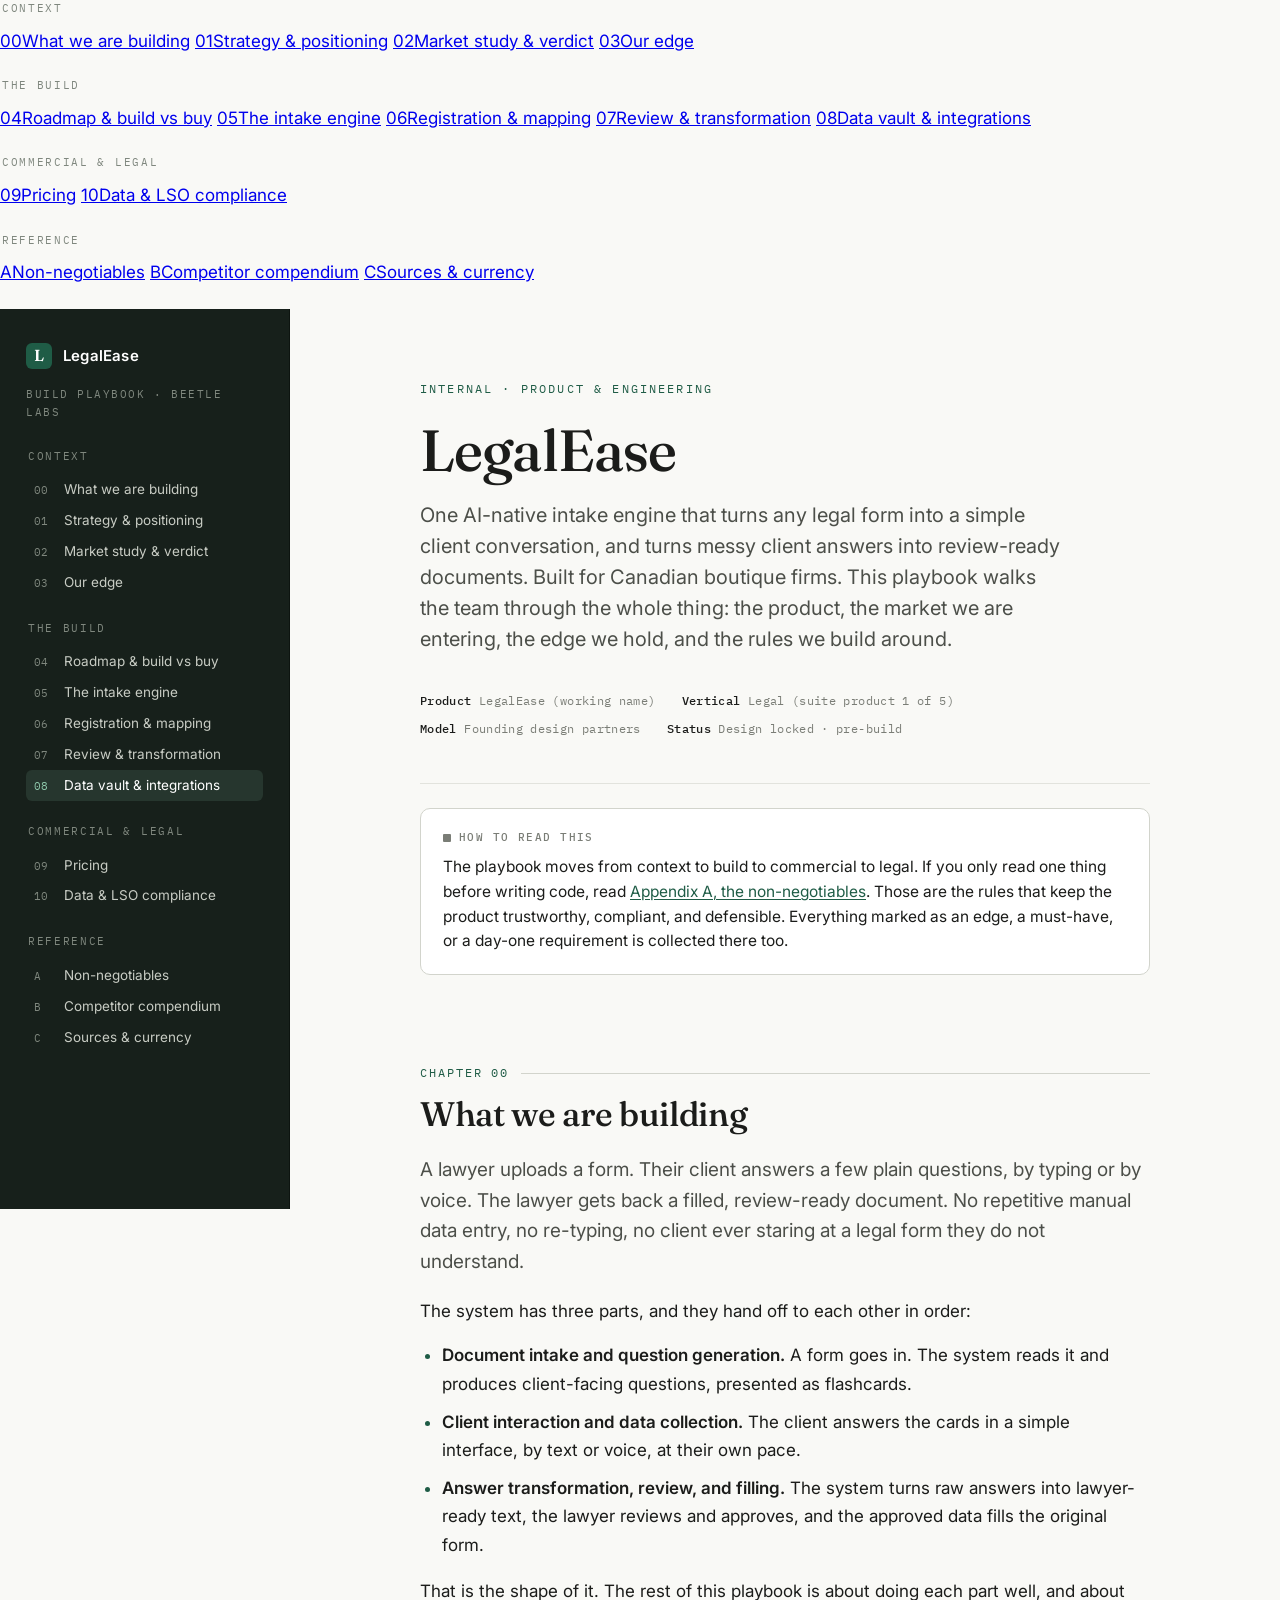
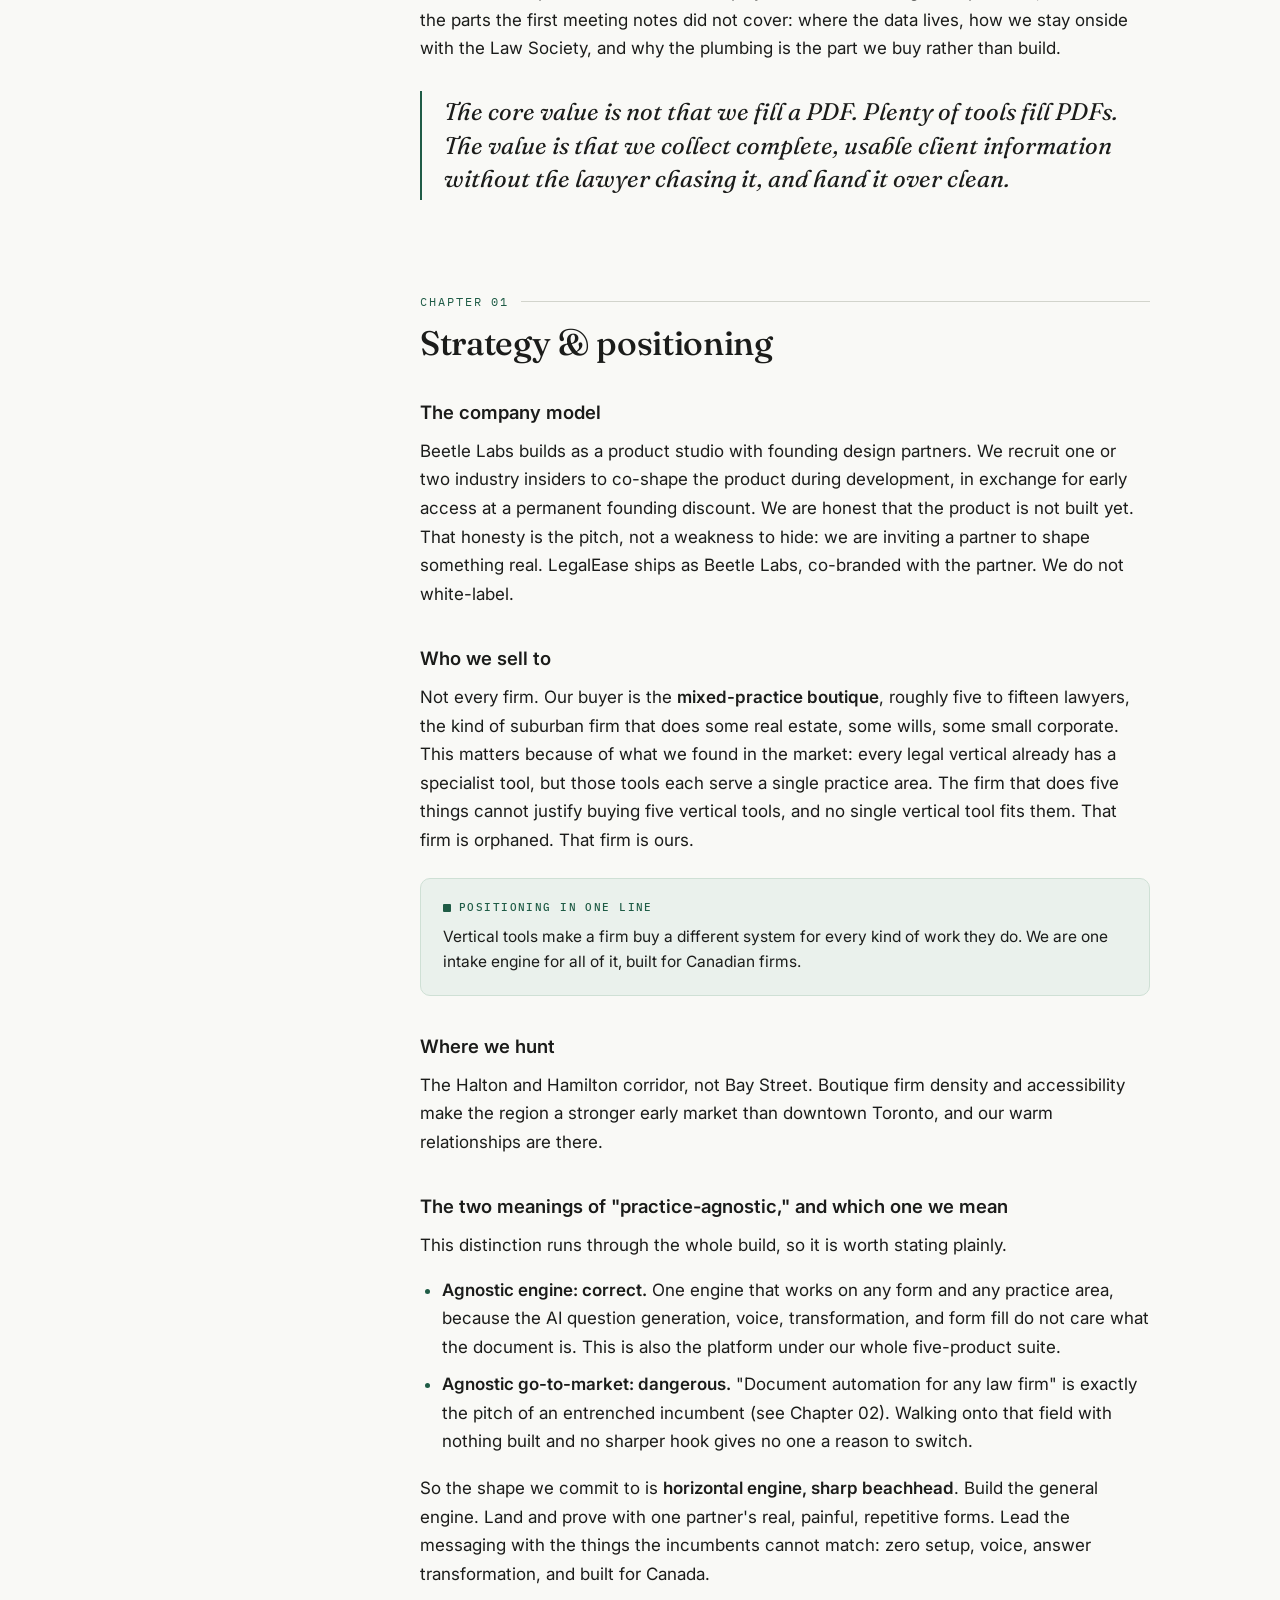
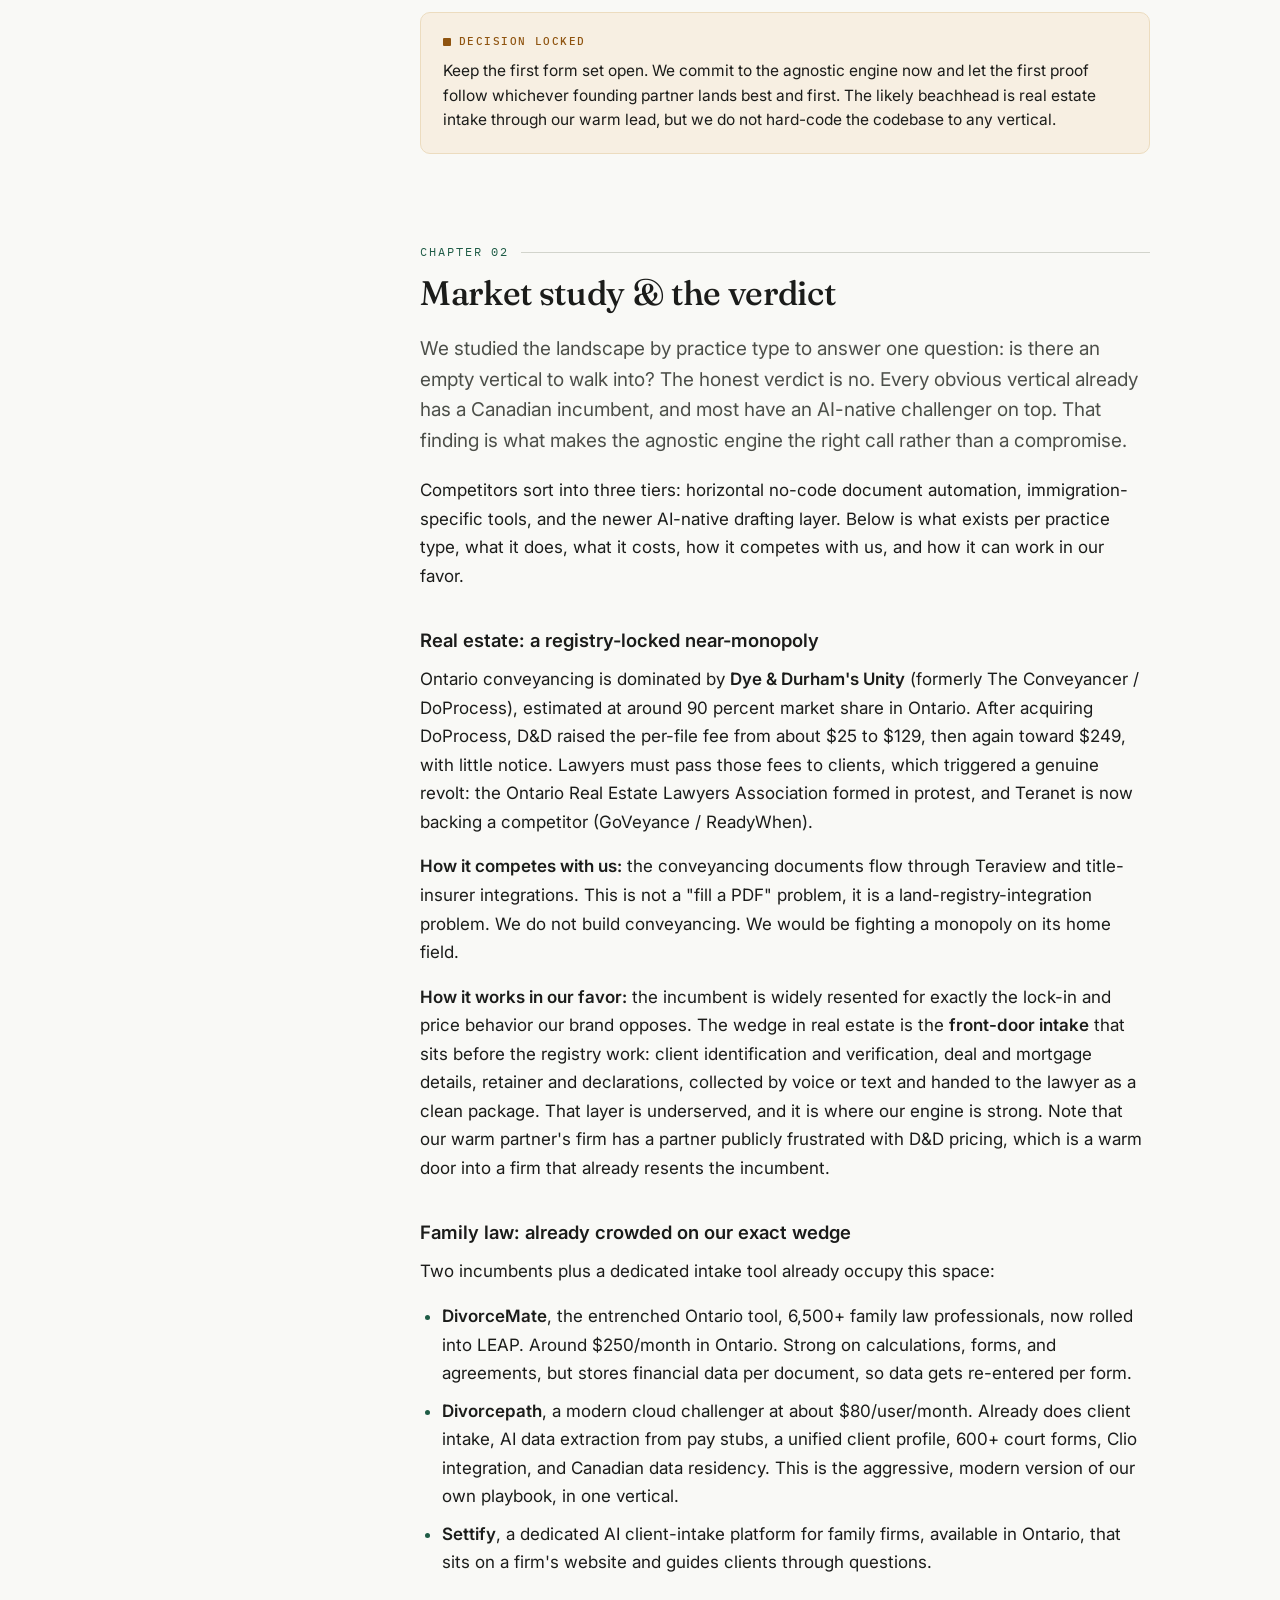
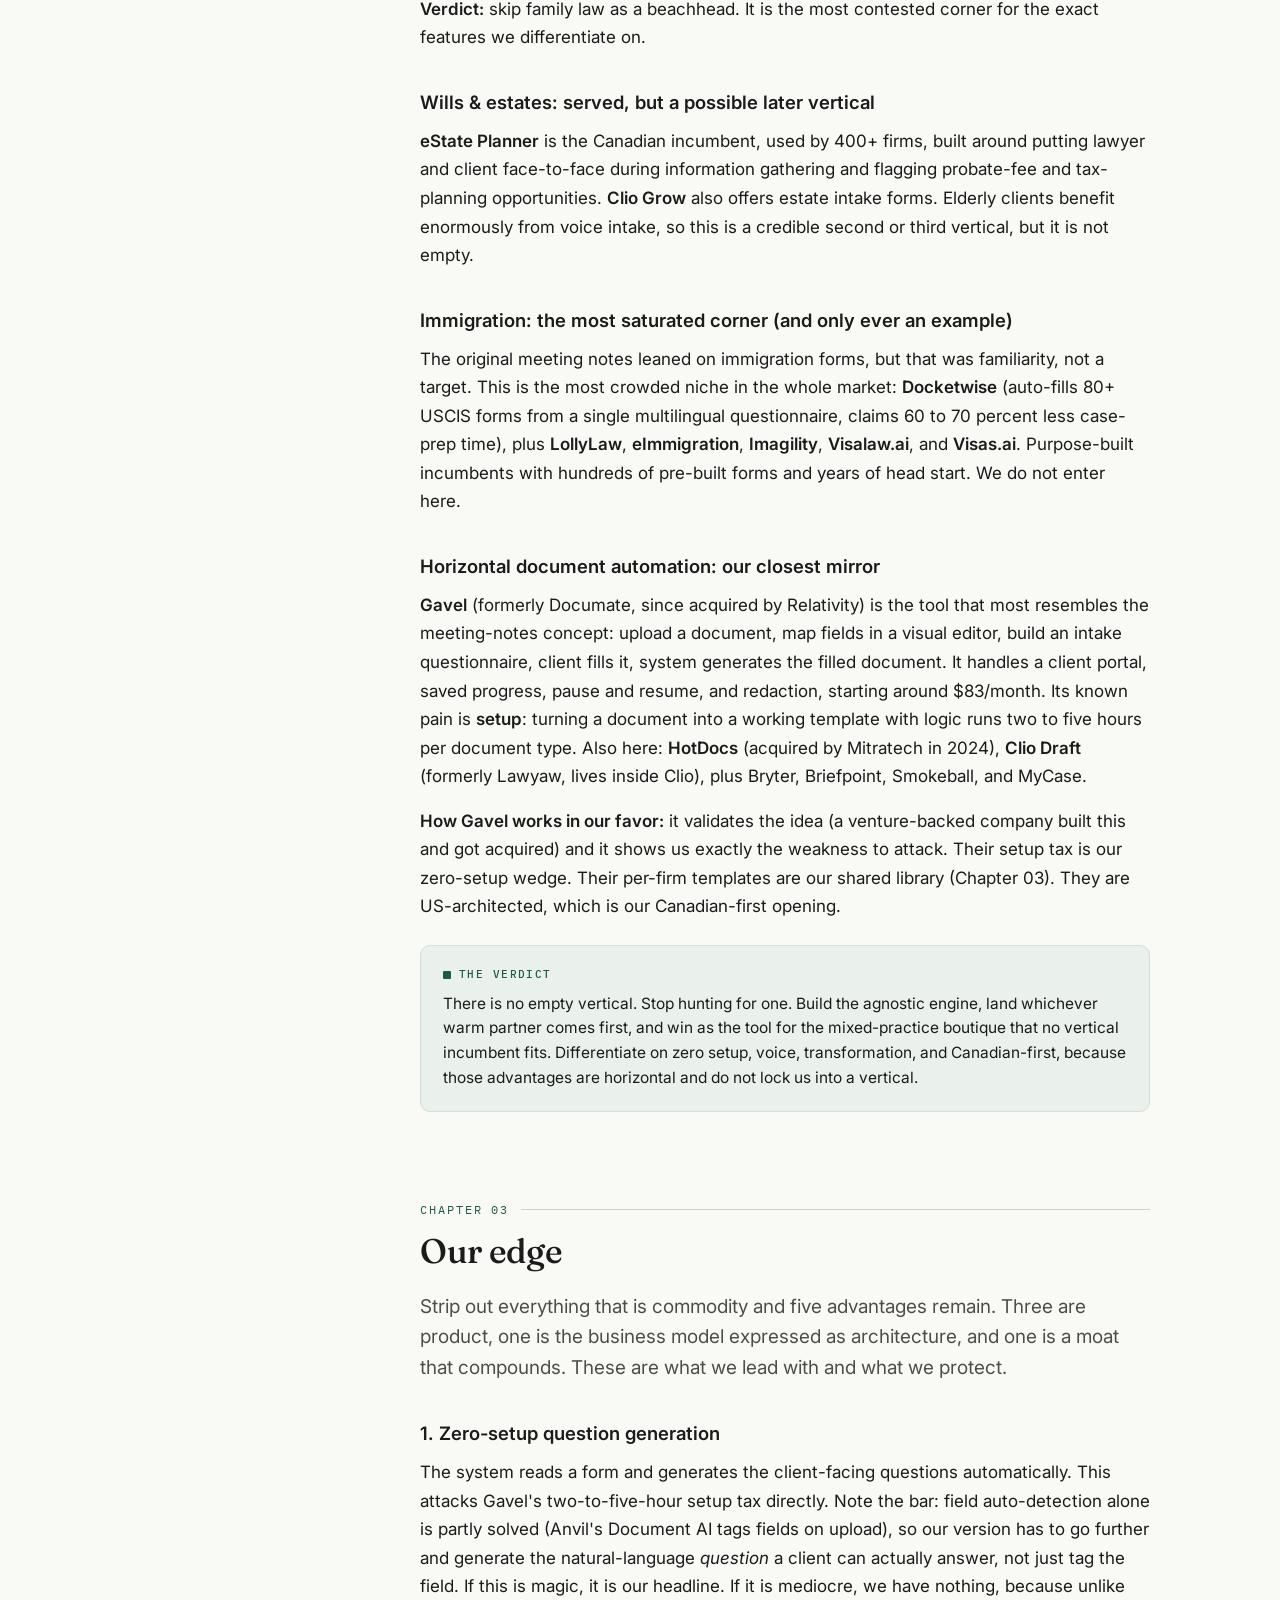
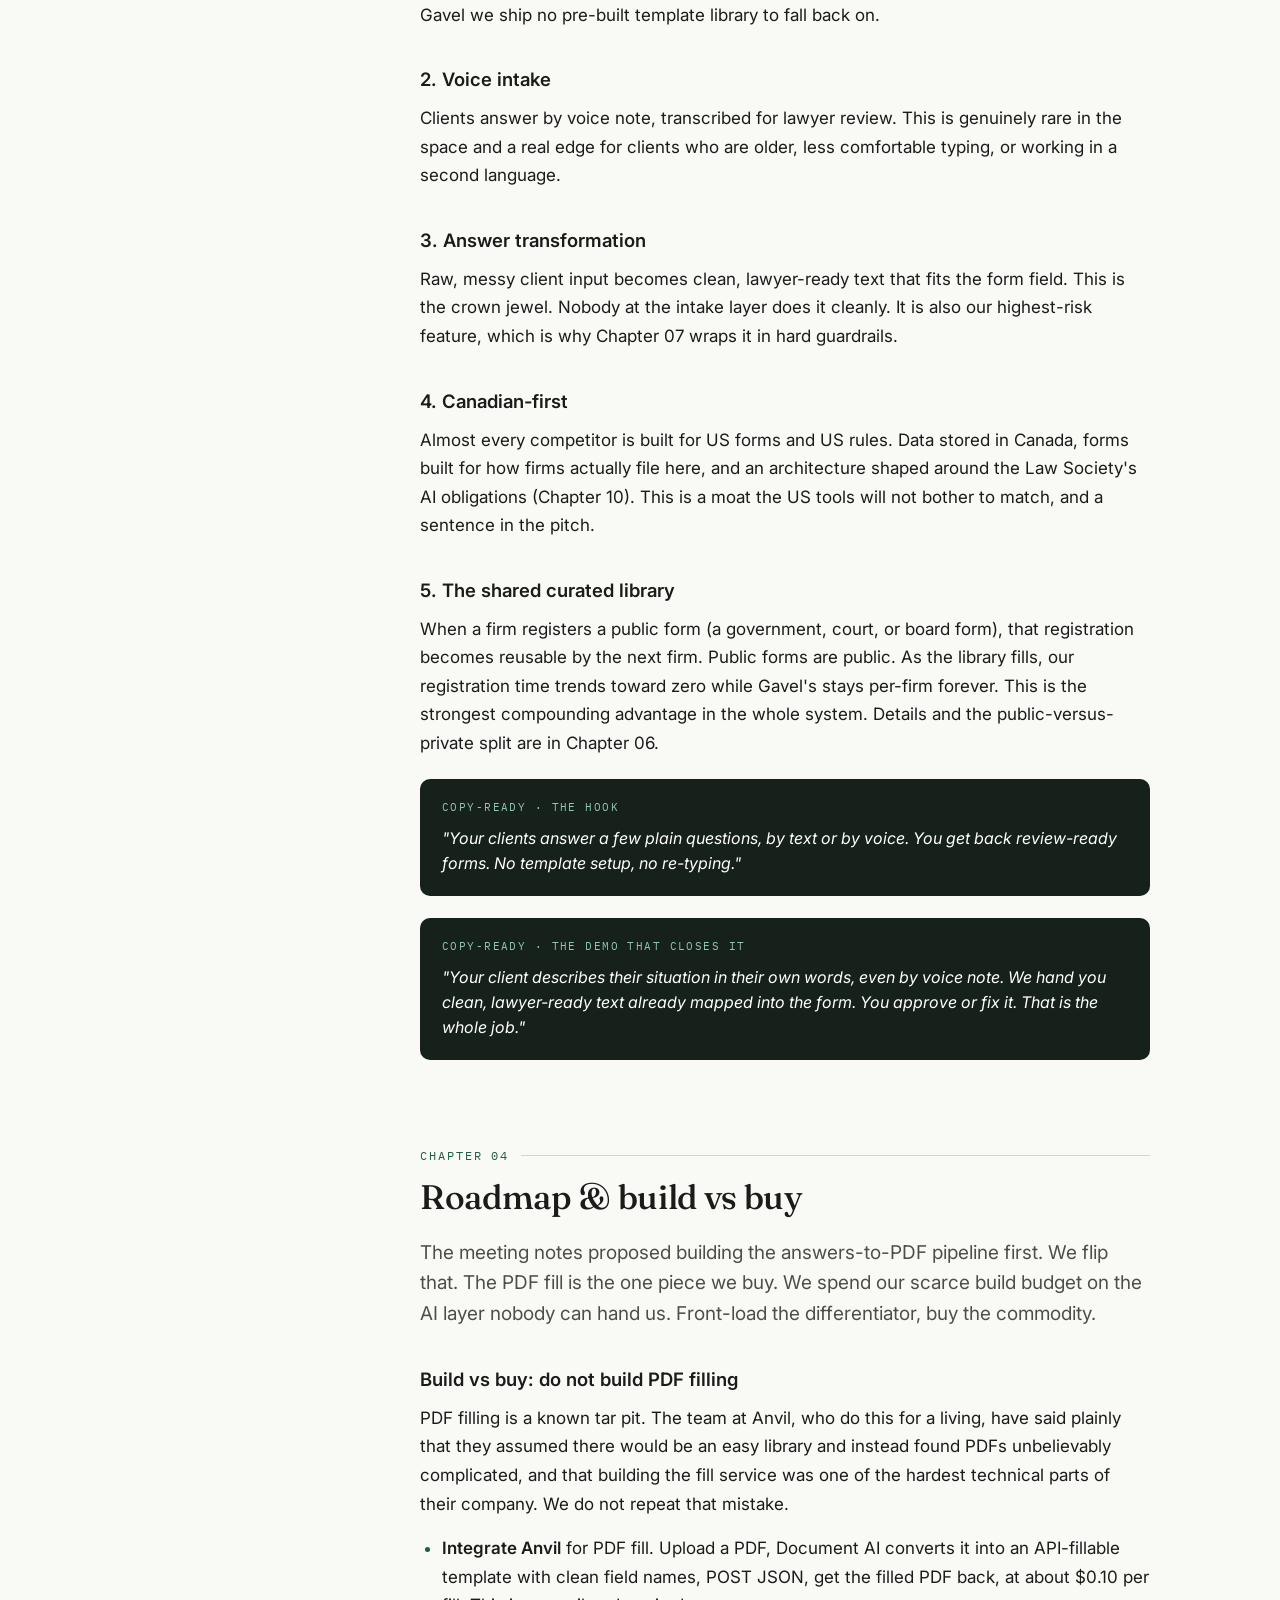
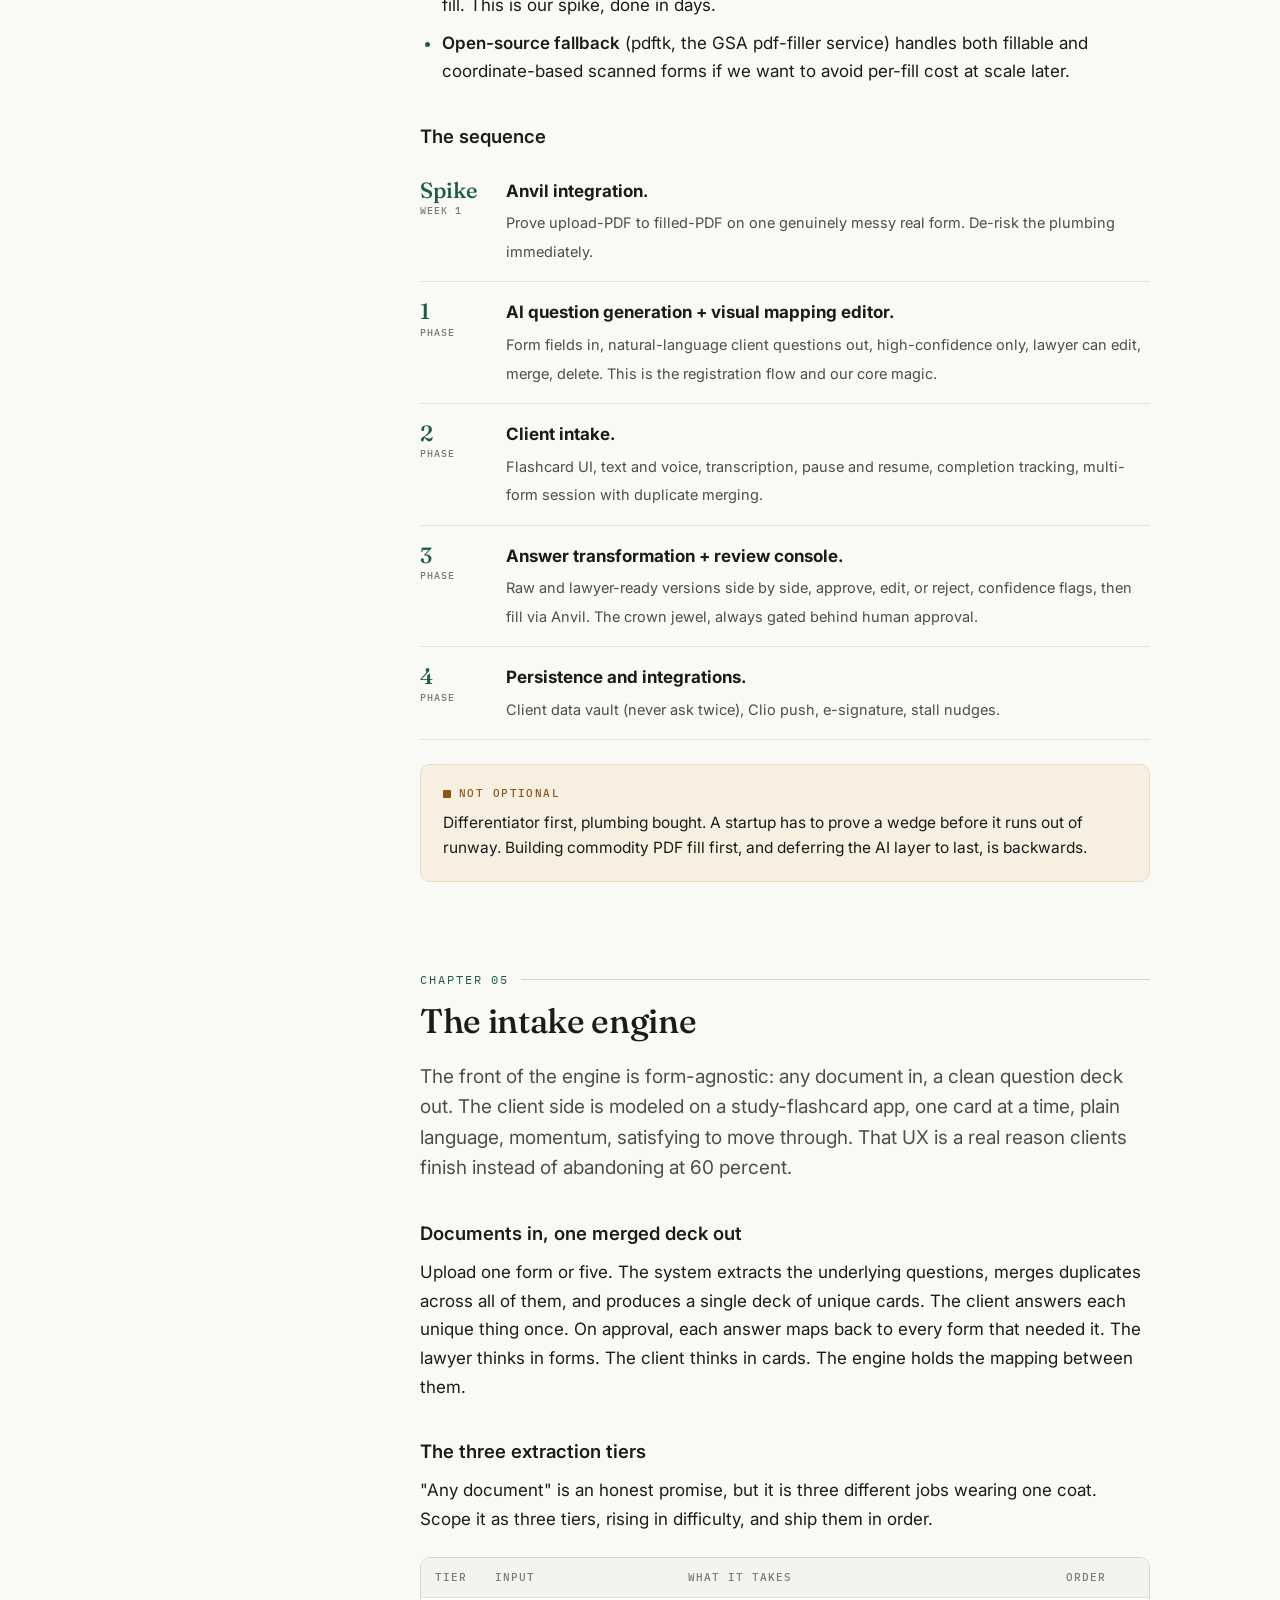
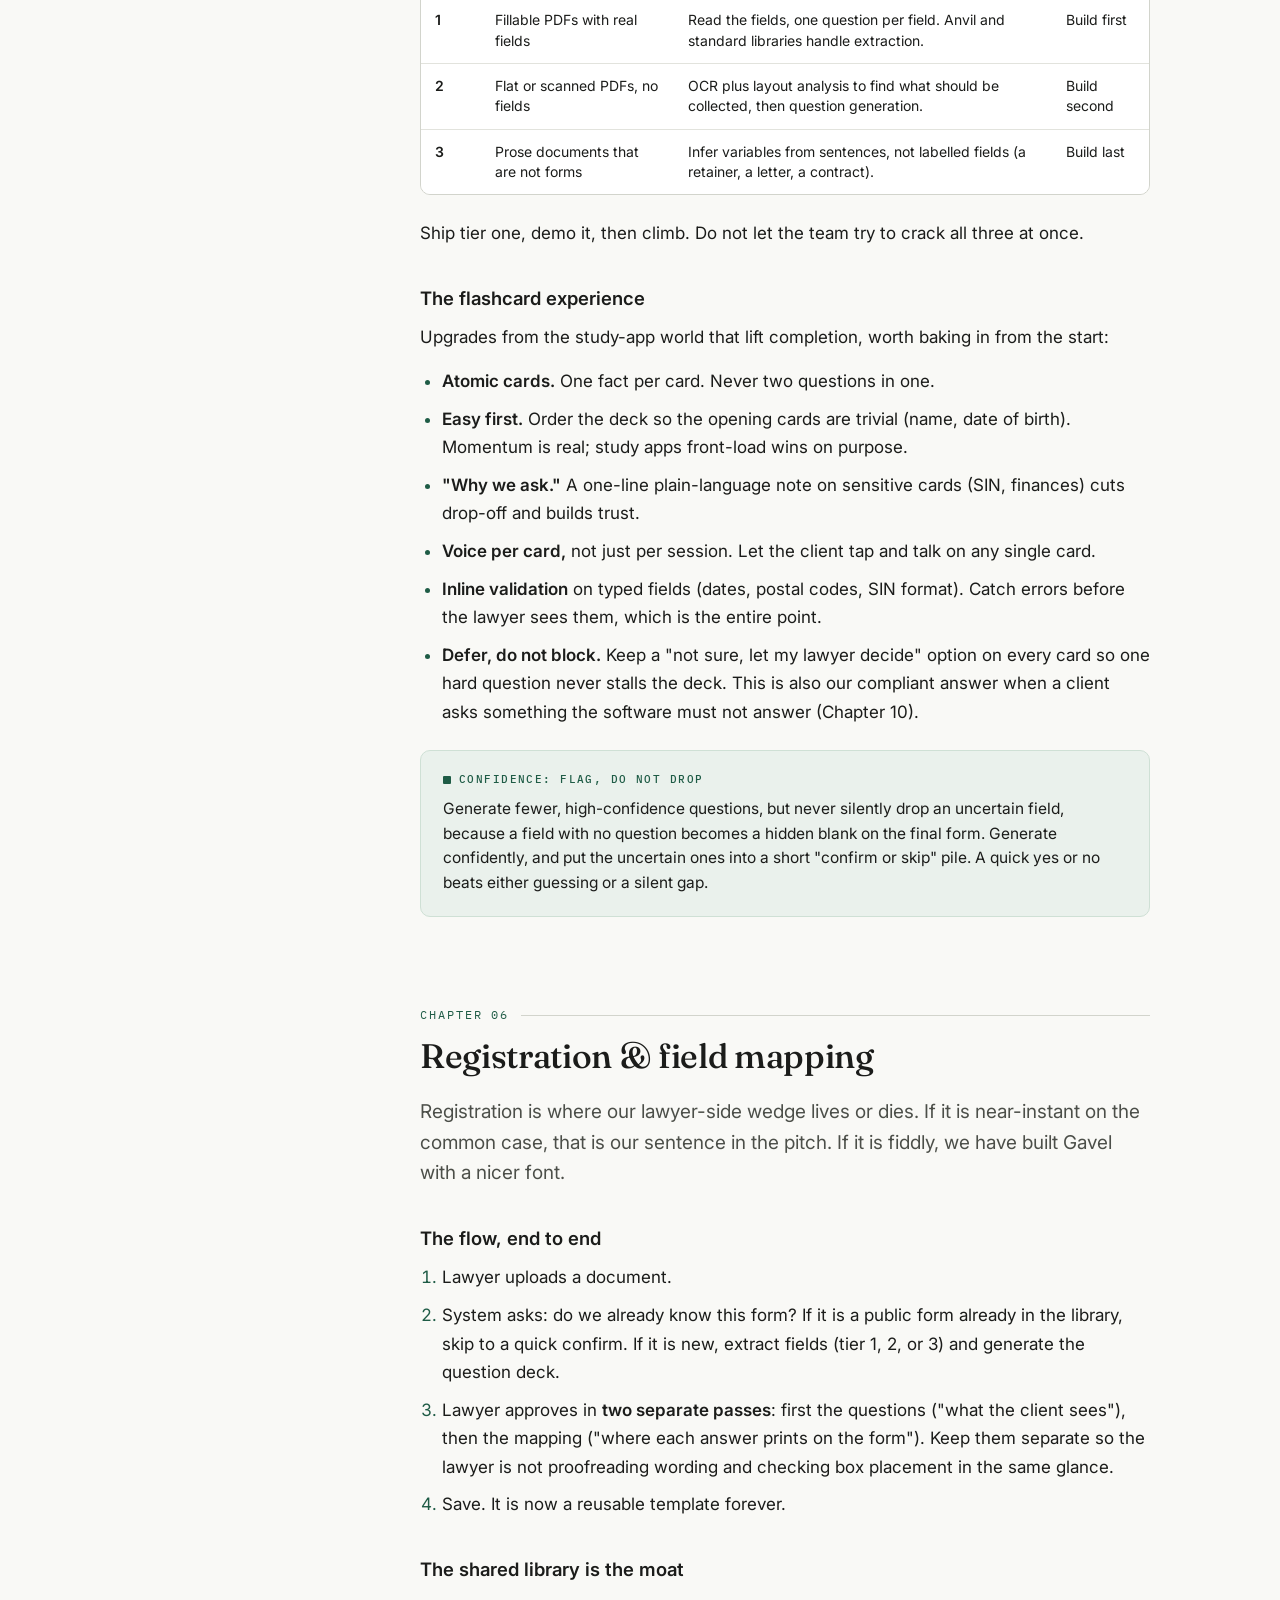
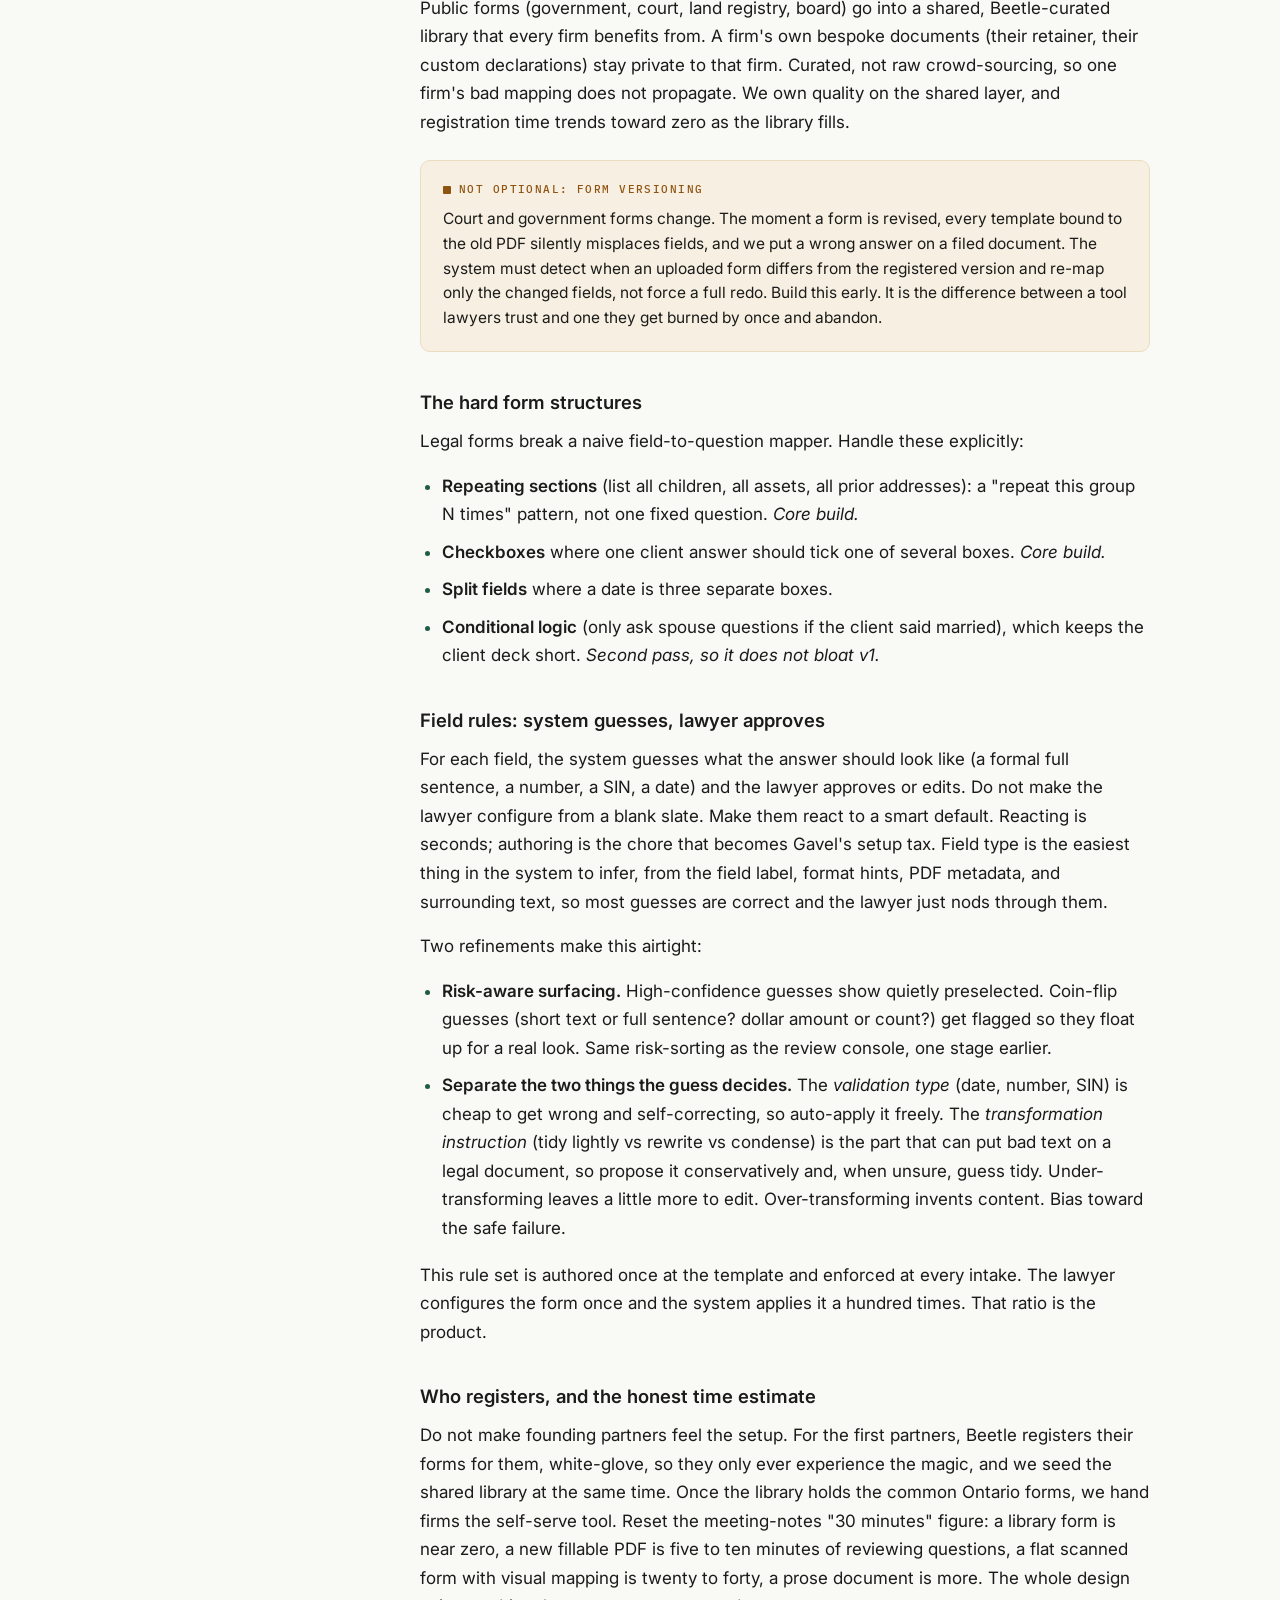
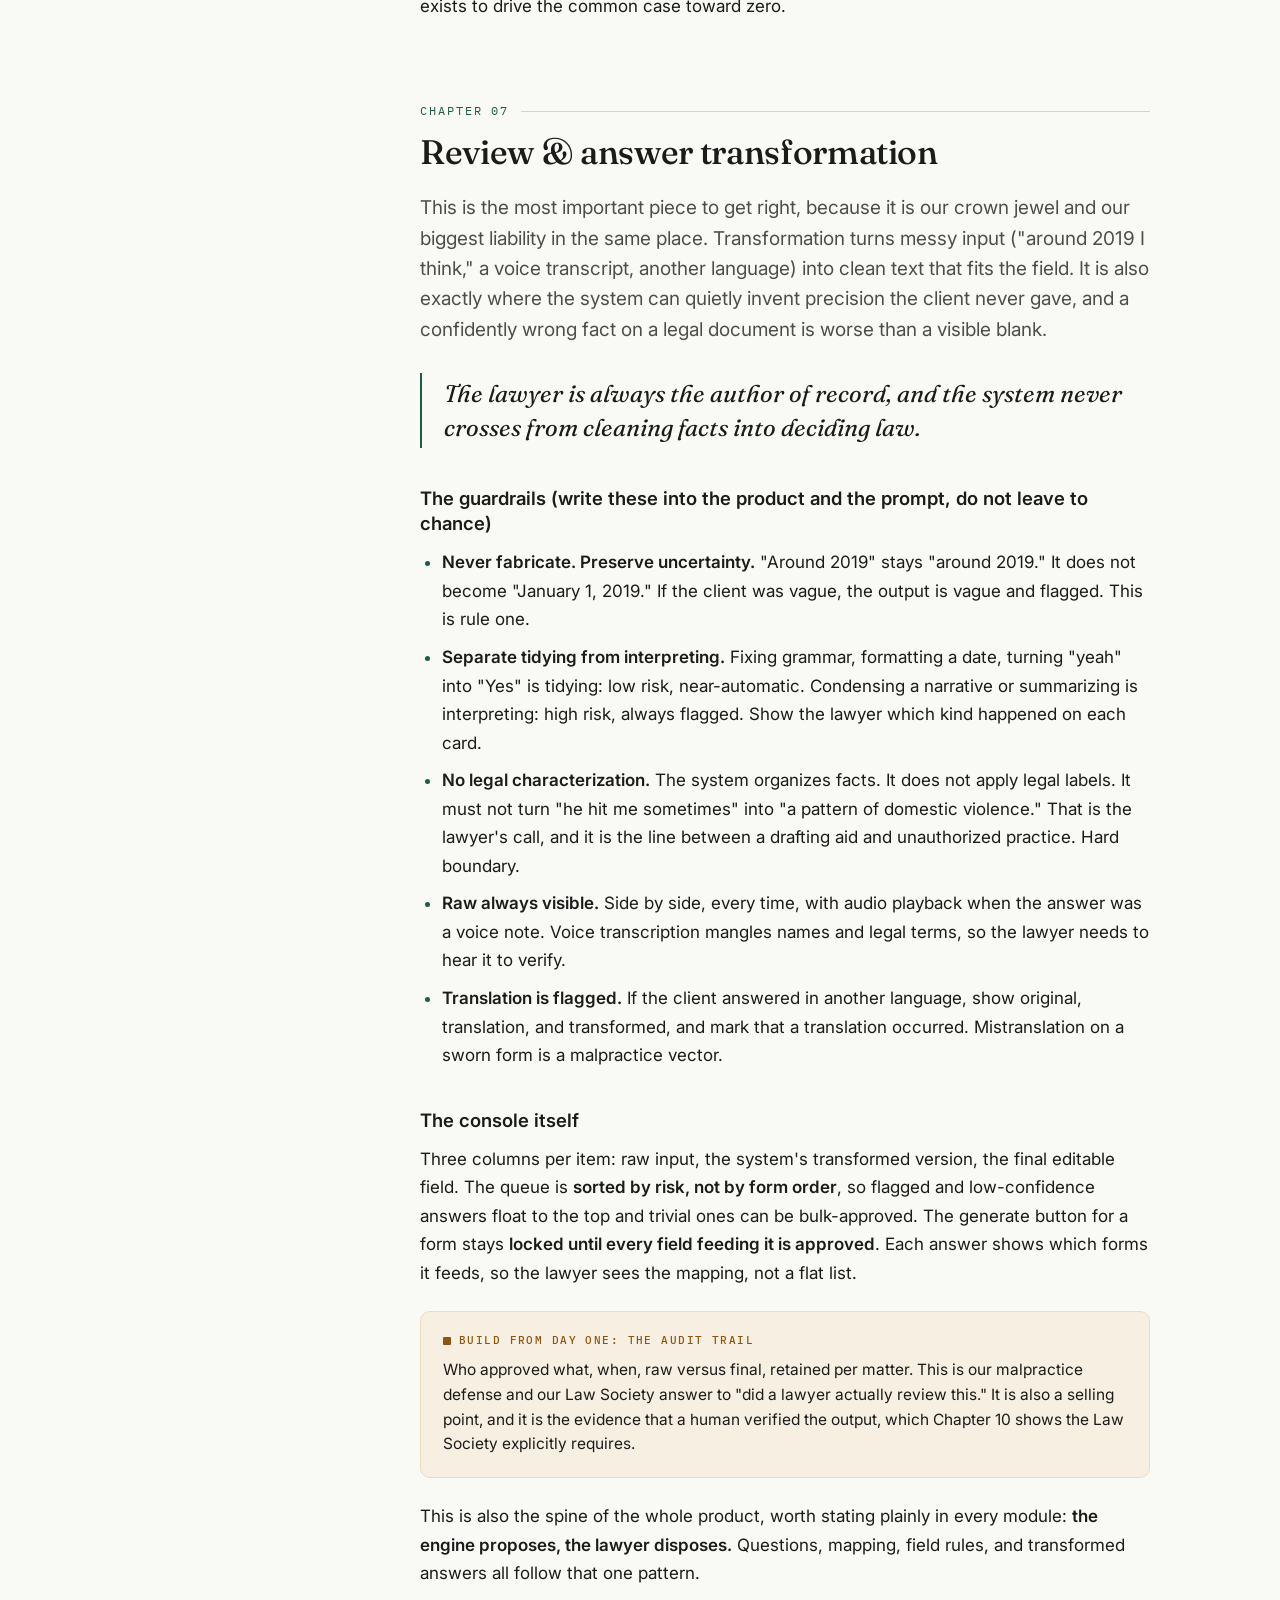
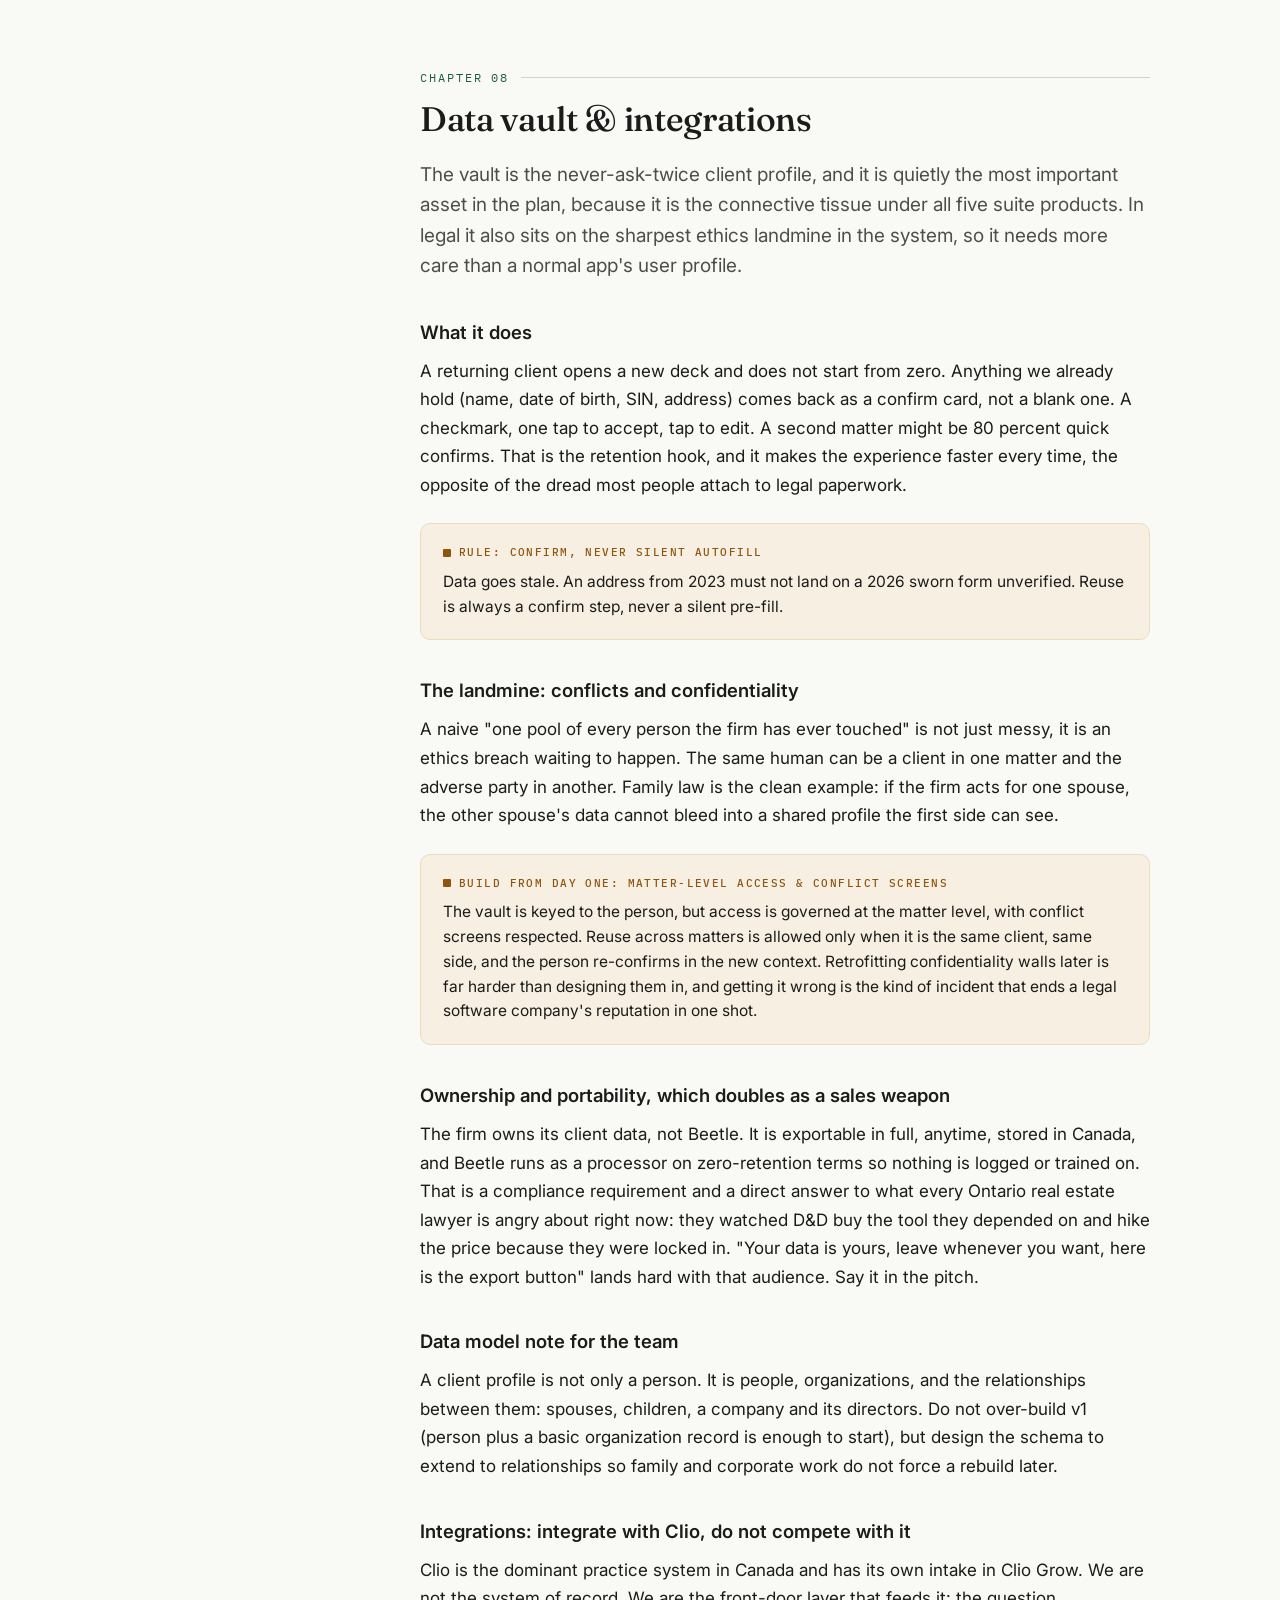
<file: legalease playbook.html>
<!DOCTYPE html>
<html lang="en">
<head>
<meta charset="UTF-8">
<meta name="viewport" content="width=device-width, initial-scale=1.0">
<title>LegalEase · Build Playbook · Beetle Labs</title>
<link rel="preconnect" href="https://fonts.googleapis.com">
<link rel="preconnect" href="https://fonts.gstatic.com" crossorigin>
<link href="https://fonts.googleapis.com/css2?family=Fraunces:ital,opsz,wght@0,9..144,400;0,9..144,500;0,9..144,600;1,9..144,400&family=Inter:wght@400;500;600&family=IBM+Plex+Mono:wght@400;500&display=swap" rel="stylesheet">
<style>
  :root{
    --paper:#F9F9F6;
    --paper-2:#FFFFFF;
    --ink:#1b1c1a;
    --ink-soft:#4c4f49;
    --ink-faint:#7a7d76;
    --line:#e2e3dd;
    --line-strong:#d2d4cc;
    --accent:#1f5c46;
    --accent-2:#2f7d60;
    --accent-tint:#eaf1ec;
    --warn:#8f5410;
    --warn-tint:#f7efe2;
    --sidebar:#17201b;
    --sidebar-soft:#c8ccc4;
    --sidebar-faint:#7f877e;
    --sidebar-active:#8fc9ac;
    --maxw:730px;
  }
  *{box-sizing:border-box;}
  html{scroll-behavior:smooth;}
  body{
    margin:0;
    background:var(--paper);
    color:var(--ink);
    font-family:"Inter",-apple-system,BlinkMacSystemFont,"Segoe UI",sans-serif;
    font-size:17px;
    line-height:1.68;
    -webkit-font-smoothing:antialiased;
  }

  /* ---------- Layout ---------- */
  .layout{display:flex;align-items:flex-start;}
  .sidebar{
    position:sticky;top:0;
    width:290px;min-width:290px;height:100vh;
    background:var(--sidebar);
    color:var(--sidebar-soft);
    overflow-y:auto;
    padding:34px 26px 60px;
    border-right:1px solid #0d1410;
  }
  .content{
    flex:1;
    min-width:0;
    padding:0 46px;
  }
  .content-inner{max-width:var(--maxw);margin:0 auto;padding:70px 0 140px;}

  /* ---------- Sidebar ---------- */
  .brand{display:flex;align-items:center;gap:11px;margin-bottom:6px;}
  .brand-mark{
    width:26px;height:26px;border-radius:6px;
    background:var(--accent);flex:none;
    display:flex;align-items:center;justify-content:center;
    color:#fff;font-family:"Fraunces",serif;font-weight:600;font-size:16px;
  }
  .brand-name{font-family:"Inter";font-weight:600;font-size:15px;color:#fff;letter-spacing:.2px;}
  .brand-sub{
    font-family:"IBM Plex Mono",monospace;font-size:11px;letter-spacing:.14em;
    text-transform:uppercase;color:var(--sidebar-faint);margin:16px 0 26px;
  }
  .nav-group{margin-bottom:22px;}
  .nav-group-label{
    font-family:"IBM Plex Mono",monospace;font-size:10.5px;letter-spacing:.16em;
    text-transform:uppercase;color:var(--sidebar-faint);margin-bottom:9px;padding-left:2px;
  }
  .nav a{
    display:flex;gap:10px;align-items:baseline;
    text-decoration:none;color:var(--sidebar-soft);
    font-size:13.5px;line-height:1.4;padding:6px 8px;border-radius:6px;
    transition:background .15s,color .15s;
  }
  .nav a .n{font-family:"IBM Plex Mono",monospace;font-size:11px;color:var(--sidebar-faint);flex:none;min-width:20px;}
  .nav a:hover{background:rgba(255,255,255,.05);color:#fff;}
  .nav a.active{background:rgba(143,201,172,.13);color:#fff;}
  .nav a.active .n{color:var(--sidebar-active);}

  /* ---------- Mobile top bar ---------- */
  .topbar{display:none;}

  /* ---------- Cover ---------- */
  .cover{border-bottom:1px solid var(--line);padding-bottom:44px;margin-bottom:8px;}
  .eyebrow{
    font-family:"IBM Plex Mono",monospace;font-size:12px;letter-spacing:.18em;
    text-transform:uppercase;color:var(--accent);margin-bottom:22px;
  }
  h1.cover-title{
    font-family:"Fraunces",serif;font-weight:500;
    font-size:58px;line-height:1.02;letter-spacing:-.015em;
    margin:0 0 20px;color:var(--ink);
  }
  .cover-lede{font-size:20px;line-height:1.55;color:var(--ink-soft);max-width:640px;margin:0 0 30px;}
  .cover-meta{
    display:flex;flex-wrap:wrap;gap:8px 26px;
    font-family:"IBM Plex Mono",monospace;font-size:12px;color:var(--ink-faint);
    letter-spacing:.03em;padding-top:6px;
  }
  .cover-meta b{color:var(--ink);font-weight:500;}

  /* ---------- Chapters ---------- */
  .chapter{padding-top:64px;scroll-margin-top:20px;}
  .ch-num{
    font-family:"IBM Plex Mono",monospace;font-size:12px;letter-spacing:.16em;
    color:var(--accent);text-transform:uppercase;margin-bottom:12px;
    display:flex;align-items:center;gap:12px;
  }
  .ch-num::after{content:"";height:1px;flex:1;background:var(--line-strong);}
  h2{
    font-family:"Fraunces",serif;font-weight:500;font-size:34px;line-height:1.12;
    letter-spacing:-.01em;margin:0 0 22px;color:var(--ink);
  }
  h3{
    font-family:"Inter";font-weight:600;font-size:18.5px;line-height:1.35;
    margin:38px 0 12px;color:var(--ink);
  }
  h4{
    font-family:"IBM Plex Mono",monospace;font-weight:500;font-size:12.5px;
    letter-spacing:.08em;text-transform:uppercase;color:var(--ink-faint);
    margin:30px 0 10px;
  }
  p{margin:0 0 16px;}
  a.inline{color:var(--accent);text-decoration:underline;text-underline-offset:2px;text-decoration-thickness:1px;}
  strong{font-weight:600;color:var(--ink);}
  em{font-style:italic;}
  ul,ol{margin:0 0 18px;padding-left:22px;}
  li{margin-bottom:9px;}
  li::marker{color:var(--accent);}
  .lede{font-size:19px;line-height:1.6;color:var(--ink-soft);margin-bottom:20px;}

  /* ---------- Callouts ---------- */
  .box{border-radius:10px;padding:20px 22px;margin:24px 0;font-size:15.5px;line-height:1.6;}
  .box p:last-child{margin-bottom:0;}
  .box .box-label{
    font-family:"IBM Plex Mono",monospace;font-size:11px;letter-spacing:.13em;
    text-transform:uppercase;font-weight:500;margin-bottom:8px;display:flex;align-items:center;gap:8px;
  }
  .box-edge{background:var(--accent-tint);border:1px solid #cfe0d5;}
  .box-edge .box-label{color:var(--accent);}
  .box-must{background:var(--warn-tint);border:1px solid #ecdcbf;}
  .box-must .box-label{color:var(--warn);}
  .box-note{background:var(--paper-2);border:1px solid var(--line-strong);}
  .box-note .box-label{color:var(--ink-faint);}
  .sq{width:8px;height:8px;background:currentColor;display:inline-block;border-radius:1px;}

  /* ---------- Copy-ready script ---------- */
  .script{
    background:#16211c;color:#e9ede7;border-radius:10px;
    padding:20px 22px;margin:22px 0;font-family:"Inter";font-size:16px;line-height:1.55;
  }
  .script .script-label{
    font-family:"IBM Plex Mono",monospace;font-size:11px;letter-spacing:.13em;
    text-transform:uppercase;color:var(--sidebar-active);margin-bottom:10px;
  }
  .script p{margin:0 0 12px;color:#dfe4dd;}
  .script p:last-child{margin-bottom:0;}
  .script q, .script .q{color:#fff;font-style:italic;}

  /* ---------- Tables ---------- */
  .table-wrap{overflow-x:auto;margin:24px 0;border:1px solid var(--line-strong);border-radius:10px;}
  table{border-collapse:collapse;width:100%;font-size:14px;background:var(--paper-2);}
  th,td{text-align:left;padding:12px 14px;border-bottom:1px solid var(--line);vertical-align:top;line-height:1.45;}
  th{
    font-family:"IBM Plex Mono",monospace;font-size:10.5px;letter-spacing:.09em;
    text-transform:uppercase;color:var(--ink-faint);font-weight:500;background:#f3f3ef;
  }
  td b{font-weight:600;}
  tr:last-child td{border-bottom:none;}
  .tag{display:inline-block;font-family:"IBM Plex Mono",monospace;font-size:10px;letter-spacing:.05em;padding:2px 7px;border-radius:20px;white-space:nowrap;}
  .tag-avoid{background:#f6e4e0;color:#8a3222;}
  .tag-watch{background:#f7efe2;color:var(--warn);}
  .tag-ally{background:var(--accent-tint);color:var(--accent);}

  /* ---------- Flow / phases ---------- */
  .phase{display:flex;gap:16px;padding:16px 0;border-bottom:1px solid var(--line);}
  .phase:last-child{border-bottom:none;}
  .phase-n{
    font-family:"Fraunces",serif;font-size:22px;color:var(--accent);font-weight:500;
    flex:none;min-width:70px;line-height:1.2;
  }
  .phase-n small{display:block;font-family:"IBM Plex Mono",monospace;font-size:9.5px;letter-spacing:.1em;color:var(--ink-faint);text-transform:uppercase;margin-top:2px;}
  .phase-body{flex:1;}
  .phase-body b{display:block;margin-bottom:3px;}
  .phase-body span{font-size:14.5px;color:var(--ink-soft);}

  /* ---------- Misc ---------- */
  .pull{
    font-family:"Fraunces",serif;font-weight:400;font-style:italic;
    font-size:24px;line-height:1.4;color:var(--ink);
    border-left:2px solid var(--accent);padding:4px 0 4px 22px;margin:28px 0;
  }
  .divider{height:1px;background:var(--line);margin:8px 0;}
  .footer{border-top:1px solid var(--line);margin-top:80px;padding-top:26px;font-size:13px;color:var(--ink-faint);line-height:1.6;}
  .footer b{color:var(--ink-soft);}
  .backtop{font-family:"IBM Plex Mono",monospace;font-size:11px;letter-spacing:.1em;text-transform:uppercase;color:var(--accent);text-decoration:none;}

  @media (max-width:920px){
    .sidebar{display:none;}
    .topbar{
      display:flex;align-items:center;justify-content:space-between;gap:12px;
      position:sticky;top:0;z-index:40;background:var(--sidebar);color:#fff;
      padding:13px 18px;border-bottom:1px solid #0d1410;
    }
    .topbar .brand-name{font-size:14px;}
    .menu-btn{background:rgba(255,255,255,.1);border:none;color:#fff;border-radius:6px;padding:7px 12px;font-family:"IBM Plex Mono",monospace;font-size:11px;letter-spacing:.1em;text-transform:uppercase;cursor:pointer;}
    .drawer{
      display:none;position:sticky;top:49px;z-index:39;background:var(--sidebar);
      padding:16px 18px 24px;max-height:70vh;overflow-y:auto;border-bottom:1px solid #0d1410;
    }
    .drawer.open{display:block;}
    .content{padding:0 22px;}
    .content-inner{padding:40px 0 90px;}
    h1.cover-title{font-size:40px;}
    .cover-lede{font-size:18px;}
    h2{font-size:27px;}
    body{font-size:16px;}
  }
  @media (prefers-reduced-motion:reduce){html{scroll-behavior:auto;}}
</style>
</head>
<body>

<!-- Mobile top bar -->
<div class="topbar">
  <div class="brand" style="margin:0;">
    <div class="brand-mark">L</div>
    <span class="brand-name">LegalEase Playbook</span>
  </div>
  <button class="menu-btn" onclick="document.getElementById('drawer').classList.toggle('open')">Menu</button>
</div>
<nav class="drawer" id="drawer"></nav>

<div class="layout">

  <!-- Sidebar -->
  <aside class="sidebar">
    <div class="brand">
      <div class="brand-mark">L</div>
      <span class="brand-name">LegalEase</span>
    </div>
    <div class="brand-sub">Build Playbook · Beetle Labs</div>
    <div class="nav" id="nav">
      <div class="nav-group">
        <div class="nav-group-label">Context</div>
        <a href="#overview"><span class="n">00</span>What we are building</a>
        <a href="#strategy"><span class="n">01</span>Strategy &amp; positioning</a>
        <a href="#market"><span class="n">02</span>Market study &amp; verdict</a>
        <a href="#edge"><span class="n">03</span>Our edge</a>
      </div>
      <div class="nav-group">
        <div class="nav-group-label">The build</div>
        <a href="#roadmap"><span class="n">04</span>Roadmap &amp; build vs buy</a>
        <a href="#engine"><span class="n">05</span>The intake engine</a>
        <a href="#registration"><span class="n">06</span>Registration &amp; mapping</a>
        <a href="#review"><span class="n">07</span>Review &amp; transformation</a>
        <a href="#vault"><span class="n">08</span>Data vault &amp; integrations</a>
      </div>
      <div class="nav-group">
        <div class="nav-group-label">Commercial &amp; legal</div>
        <a href="#pricing"><span class="n">09</span>Pricing</a>
        <a href="#compliance"><span class="n">10</span>Data &amp; LSO compliance</a>
      </div>
      <div class="nav-group">
        <div class="nav-group-label">Reference</div>
        <a href="#nonneg"><span class="n">A</span>Non-negotiables</a>
        <a href="#compendium"><span class="n">B</span>Competitor compendium</a>
        <a href="#sources"><span class="n">C</span>Sources &amp; currency</a>
      </div>
    </div>
  </aside>

  <!-- Content -->
  <main class="content">
  <div class="content-inner">

    <!-- COVER -->
    <header class="cover" id="overview">
      <div class="eyebrow">Internal · Product &amp; Engineering</div>
      <h1 class="cover-title">LegalEase</h1>
      <p class="cover-lede">One AI-native intake engine that turns any legal form into a simple client conversation, and turns messy client answers into review-ready documents. Built for Canadian boutique firms. This playbook walks the team through the whole thing: the product, the market we are entering, the edge we hold, and the rules we build around.</p>
      <div class="cover-meta">
        <span><b>Product</b> LegalEase (working name)</span>
        <span><b>Vertical</b> Legal (suite product 1 of 5)</span>
        <span><b>Model</b> Founding design partners</span>
        <span><b>Status</b> Design locked · pre-build</span>
      </div>
    </header>

    <div class="box box-note">
      <div class="box-label"><span class="sq"></span>How to read this</div>
      <p>The playbook moves from context to build to commercial to legal. If you only read one thing before writing code, read <a class="inline" href="#nonneg">Appendix A, the non-negotiables</a>. Those are the rules that keep the product trustworthy, compliant, and defensible. Everything marked as an edge, a must-have, or a day-one requirement is collected there too.</p>
    </div>

    <!-- 00 OVERVIEW -->
    <section class="chapter">
      <div class="ch-num">Chapter 00</div>
      <h2>What we are building</h2>
      <p class="lede">A lawyer uploads a form. Their client answers a few plain questions, by typing or by voice. The lawyer gets back a filled, review-ready document. No repetitive manual data entry, no re-typing, no client ever staring at a legal form they do not understand.</p>

      <p>The system has three parts, and they hand off to each other in order:</p>
      <ul>
        <li><strong>Document intake and question generation.</strong> A form goes in. The system reads it and produces client-facing questions, presented as flashcards.</li>
        <li><strong>Client interaction and data collection.</strong> The client answers the cards in a simple interface, by text or voice, at their own pace.</li>
        <li><strong>Answer transformation, review, and filling.</strong> The system turns raw answers into lawyer-ready text, the lawyer reviews and approves, and the approved data fills the original form.</li>
      </ul>

      <p>That is the shape of it. The rest of this playbook is about doing each part well, and about the parts the first meeting notes did not cover: where the data lives, how we stay onside with the Law Society, and why the plumbing is the part we buy rather than build.</p>

      <div class="pull">The core value is not that we fill a PDF. Plenty of tools fill PDFs. The value is that we collect complete, usable client information without the lawyer chasing it, and hand it over clean.</div>
    </section>

    <!-- 01 STRATEGY -->
    <section class="chapter" id="strategy">
      <div class="ch-num">Chapter 01</div>
      <h2>Strategy &amp; positioning</h2>

      <h3>The company model</h3>
      <p>Beetle Labs builds as a product studio with founding design partners. We recruit one or two industry insiders to co-shape the product during development, in exchange for early access at a permanent founding discount. We are honest that the product is not built yet. That honesty is the pitch, not a weakness to hide: we are inviting a partner to shape something real. LegalEase ships as Beetle Labs, co-branded with the partner. We do not white-label.</p>

      <h3>Who we sell to</h3>
      <p>Not every firm. Our buyer is the <strong>mixed-practice boutique</strong>, roughly five to fifteen lawyers, the kind of suburban firm that does some real estate, some wills, some small corporate. This matters because of what we found in the market: every legal vertical already has a specialist tool, but those tools each serve a single practice area. The firm that does five things cannot justify buying five vertical tools, and no single vertical tool fits them. That firm is orphaned. That firm is ours.</p>

      <div class="box box-edge">
        <div class="box-label"><span class="sq"></span>Positioning in one line</div>
        <p>Vertical tools make a firm buy a different system for every kind of work they do. We are one intake engine for all of it, built for Canadian firms.</p>
      </div>

      <h3>Where we hunt</h3>
      <p>The Halton and Hamilton corridor, not Bay Street. Boutique firm density and accessibility make the region a stronger early market than downtown Toronto, and our warm relationships are there.</p>

      <h3>The two meanings of "practice-agnostic," and which one we mean</h3>
      <p>This distinction runs through the whole build, so it is worth stating plainly.</p>
      <ul>
        <li><strong>Agnostic engine: correct.</strong> One engine that works on any form and any practice area, because the AI question generation, voice, transformation, and form fill do not care what the document is. This is also the platform under our whole five-product suite.</li>
        <li><strong>Agnostic go-to-market: dangerous.</strong> "Document automation for any law firm" is exactly the pitch of an entrenched incumbent (see Chapter 02). Walking onto that field with nothing built and no sharper hook gives no one a reason to switch.</li>
      </ul>
      <p>So the shape we commit to is <strong>horizontal engine, sharp beachhead</strong>. Build the general engine. Land and prove with one partner's real, painful, repetitive forms. Lead the messaging with the things the incumbents cannot match: zero setup, voice, answer transformation, and built for Canada.</p>

      <div class="box box-must">
        <div class="box-label"><span class="sq"></span>Decision locked</div>
        <p>Keep the first form set open. We commit to the agnostic engine now and let the first proof follow whichever founding partner lands best and first. The likely beachhead is real estate intake through our warm lead, but we do not hard-code the codebase to any vertical.</p>
      </div>
    </section>

    <!-- 02 MARKET -->
    <section class="chapter" id="market">
      <div class="ch-num">Chapter 02</div>
      <h2>Market study &amp; the verdict</h2>
      <p class="lede">We studied the landscape by practice type to answer one question: is there an empty vertical to walk into? The honest verdict is no. Every obvious vertical already has a Canadian incumbent, and most have an AI-native challenger on top. That finding is what makes the agnostic engine the right call rather than a compromise.</p>

      <p>Competitors sort into three tiers: horizontal no-code document automation, immigration-specific tools, and the newer AI-native drafting layer. Below is what exists per practice type, what it does, what it costs, how it competes with us, and how it can work in our favor.</p>

      <h3>Real estate: a registry-locked near-monopoly</h3>
      <p>Ontario conveyancing is dominated by <strong>Dye &amp; Durham's Unity</strong> (formerly The Conveyancer / DoProcess), estimated at around 90 percent market share in Ontario. After acquiring DoProcess, D&amp;D raised the per-file fee from about $25 to $129, then again toward $249, with little notice. Lawyers must pass those fees to clients, which triggered a genuine revolt: the Ontario Real Estate Lawyers Association formed in protest, and Teranet is now backing a competitor (GoVeyance / ReadyWhen).</p>
      <p><strong>How it competes with us:</strong> the conveyancing documents flow through Teraview and title-insurer integrations. This is not a "fill a PDF" problem, it is a land-registry-integration problem. We do not build conveyancing. We would be fighting a monopoly on its home field.</p>
      <p><strong>How it works in our favor:</strong> the incumbent is widely resented for exactly the lock-in and price behavior our brand opposes. The wedge in real estate is the <strong>front-door intake</strong> that sits before the registry work: client identification and verification, deal and mortgage details, retainer and declarations, collected by voice or text and handed to the lawyer as a clean package. That layer is underserved, and it is where our engine is strong. Note that our warm partner's firm has a partner publicly frustrated with D&amp;D pricing, which is a warm door into a firm that already resents the incumbent.</p>

      <h3>Family law: already crowded on our exact wedge</h3>
      <p>Two incumbents plus a dedicated intake tool already occupy this space:</p>
      <ul>
        <li><strong>DivorceMate</strong>, the entrenched Ontario tool, 6,500+ family law professionals, now rolled into LEAP. Around $250/month in Ontario. Strong on calculations, forms, and agreements, but stores financial data per document, so data gets re-entered per form.</li>
        <li><strong>Divorcepath</strong>, a modern cloud challenger at about $80/user/month. Already does client intake, AI data extraction from pay stubs, a unified client profile, 600+ court forms, Clio integration, and Canadian data residency. This is the aggressive, modern version of our own playbook, in one vertical.</li>
        <li><strong>Settify</strong>, a dedicated AI client-intake platform for family firms, available in Ontario, that sits on a firm's website and guides clients through questions.</li>
      </ul>
      <p><strong>Verdict:</strong> skip family law as a beachhead. It is the most contested corner for the exact features we differentiate on.</p>

      <h3>Wills &amp; estates: served, but a possible later vertical</h3>
      <p><strong>eState Planner</strong> is the Canadian incumbent, used by 400+ firms, built around putting lawyer and client face-to-face during information gathering and flagging probate-fee and tax-planning opportunities. <strong>Clio Grow</strong> also offers estate intake forms. Elderly clients benefit enormously from voice intake, so this is a credible second or third vertical, but it is not empty.</p>

      <h3>Immigration: the most saturated corner (and only ever an example)</h3>
      <p>The original meeting notes leaned on immigration forms, but that was familiarity, not a target. This is the most crowded niche in the whole market: <strong>Docketwise</strong> (auto-fills 80+ USCIS forms from a single multilingual questionnaire, claims 60 to 70 percent less case-prep time), plus <strong>LollyLaw</strong>, <strong>eImmigration</strong>, <strong>Imagility</strong>, <strong>Visalaw.ai</strong>, and <strong>Visas.ai</strong>. Purpose-built incumbents with hundreds of pre-built forms and years of head start. We do not enter here.</p>

      <h3>Horizontal document automation: our closest mirror</h3>
      <p><strong>Gavel</strong> (formerly Documate, since acquired by Relativity) is the tool that most resembles the meeting-notes concept: upload a document, map fields in a visual editor, build an intake questionnaire, client fills it, system generates the filled document. It handles a client portal, saved progress, pause and resume, and redaction, starting around $83/month. Its known pain is <strong>setup</strong>: turning a document into a working template with logic runs two to five hours per document type. Also here: <strong>HotDocs</strong> (acquired by Mitratech in 2024), <strong>Clio Draft</strong> (formerly Lawyaw, lives inside Clio), plus Bryter, Briefpoint, Smokeball, and MyCase.</p>
      <p><strong>How Gavel works in our favor:</strong> it validates the idea (a venture-backed company built this and got acquired) and it shows us exactly the weakness to attack. Their setup tax is our zero-setup wedge. Their per-firm templates are our shared library (Chapter 03). They are US-architected, which is our Canadian-first opening.</p>

      <div class="box box-edge">
        <div class="box-label"><span class="sq"></span>The verdict</div>
        <p>There is no empty vertical. Stop hunting for one. Build the agnostic engine, land whichever warm partner comes first, and win as the tool for the mixed-practice boutique that no vertical incumbent fits. Differentiate on zero setup, voice, transformation, and Canadian-first, because those advantages are horizontal and do not lock us into a vertical.</p>
      </div>
    </section>

    <!-- 03 EDGE -->
    <section class="chapter" id="edge">
      <div class="ch-num">Chapter 03</div>
      <h2>Our edge</h2>
      <p class="lede">Strip out everything that is commodity and five advantages remain. Three are product, one is the business model expressed as architecture, and one is a moat that compounds. These are what we lead with and what we protect.</p>

      <h3>1. Zero-setup question generation</h3>
      <p>The system reads a form and generates the client-facing questions automatically. This attacks Gavel's two-to-five-hour setup tax directly. Note the bar: field auto-detection alone is partly solved (Anvil's Document AI tags fields on upload), so our version has to go further and generate the natural-language <em>question</em> a client can actually answer, not just tag the field. If this is magic, it is our headline. If it is mediocre, we have nothing, because unlike Gavel we ship no pre-built template library to fall back on.</p>

      <h3>2. Voice intake</h3>
      <p>Clients answer by voice note, transcribed for lawyer review. This is genuinely rare in the space and a real edge for clients who are older, less comfortable typing, or working in a second language.</p>

      <h3>3. Answer transformation</h3>
      <p>Raw, messy client input becomes clean, lawyer-ready text that fits the form field. This is the crown jewel. Nobody at the intake layer does it cleanly. It is also our highest-risk feature, which is why Chapter 07 wraps it in hard guardrails.</p>

      <h3>4. Canadian-first</h3>
      <p>Almost every competitor is built for US forms and US rules. Data stored in Canada, forms built for how firms actually file here, and an architecture shaped around the Law Society's AI obligations (Chapter 10). This is a moat the US tools will not bother to match, and a sentence in the pitch.</p>

      <h3>5. The shared curated library</h3>
      <p>When a firm registers a public form (a government, court, or board form), that registration becomes reusable by the next firm. Public forms are public. As the library fills, our registration time trends toward zero while Gavel's stays per-firm forever. This is the strongest compounding advantage in the whole system. Details and the public-versus-private split are in Chapter 06.</p>

      <div class="script">
        <div class="script-label">Copy-ready · the hook</div>
        <p class="q">"Your clients answer a few plain questions, by text or by voice. You get back review-ready forms. No template setup, no re-typing."</p>
      </div>
      <div class="script">
        <div class="script-label">Copy-ready · the demo that closes it</div>
        <p class="q">"Your client describes their situation in their own words, even by voice note. We hand you clean, lawyer-ready text already mapped into the form. You approve or fix it. That is the whole job."</p>
      </div>
    </section>

    <!-- 04 ROADMAP -->
    <section class="chapter" id="roadmap">
      <div class="ch-num">Chapter 04</div>
      <h2>Roadmap &amp; build vs buy</h2>
      <p class="lede">The meeting notes proposed building the answers-to-PDF pipeline first. We flip that. The PDF fill is the one piece we buy. We spend our scarce build budget on the AI layer nobody can hand us. Front-load the differentiator, buy the commodity.</p>

      <h3>Build vs buy: do not build PDF filling</h3>
      <p>PDF filling is a known tar pit. The team at Anvil, who do this for a living, have said plainly that they assumed there would be an easy library and instead found PDFs unbelievably complicated, and that building the fill service was one of the hardest technical parts of their company. We do not repeat that mistake.</p>
      <ul>
        <li><strong>Integrate Anvil</strong> for PDF fill. Upload a PDF, Document AI converts it into an API-fillable template with clean field names, POST JSON, get the filled PDF back, at about $0.10 per fill. This is our spike, done in days.</li>
        <li><strong>Open-source fallback</strong> (pdftk, the GSA pdf-filler service) handles both fillable and coordinate-based scanned forms if we want to avoid per-fill cost at scale later.</li>
      </ul>

      <h3>The sequence</h3>
      <div class="phase">
        <div class="phase-n">Spike<small>Week 1</small></div>
        <div class="phase-body"><b>Anvil integration.</b><span>Prove upload-PDF to filled-PDF on one genuinely messy real form. De-risk the plumbing immediately.</span></div>
      </div>
      <div class="phase">
        <div class="phase-n">1<small>Phase</small></div>
        <div class="phase-body"><b>AI question generation + visual mapping editor.</b><span>Form fields in, natural-language client questions out, high-confidence only, lawyer can edit, merge, delete. This is the registration flow and our core magic.</span></div>
      </div>
      <div class="phase">
        <div class="phase-n">2<small>Phase</small></div>
        <div class="phase-body"><b>Client intake.</b><span>Flashcard UI, text and voice, transcription, pause and resume, completion tracking, multi-form session with duplicate merging.</span></div>
      </div>
      <div class="phase">
        <div class="phase-n">3<small>Phase</small></div>
        <div class="phase-body"><b>Answer transformation + review console.</b><span>Raw and lawyer-ready versions side by side, approve, edit, or reject, confidence flags, then fill via Anvil. The crown jewel, always gated behind human approval.</span></div>
      </div>
      <div class="phase">
        <div class="phase-n">4<small>Phase</small></div>
        <div class="phase-body"><b>Persistence and integrations.</b><span>Client data vault (never ask twice), Clio push, e-signature, stall nudges.</span></div>
      </div>

      <div class="box box-must">
        <div class="box-label"><span class="sq"></span>Not optional</div>
        <p>Differentiator first, plumbing bought. A startup has to prove a wedge before it runs out of runway. Building commodity PDF fill first, and deferring the AI layer to last, is backwards.</p>
      </div>
    </section>

    <!-- 05 ENGINE -->
    <section class="chapter" id="engine">
      <div class="ch-num">Chapter 05</div>
      <h2>The intake engine</h2>
      <p class="lede">The front of the engine is form-agnostic: any document in, a clean question deck out. The client side is modeled on a study-flashcard app, one card at a time, plain language, momentum, satisfying to move through. That UX is a real reason clients finish instead of abandoning at 60 percent.</p>

      <h3>Documents in, one merged deck out</h3>
      <p>Upload one form or five. The system extracts the underlying questions, merges duplicates across all of them, and produces a single deck of unique cards. The client answers each unique thing once. On approval, each answer maps back to every form that needed it. The lawyer thinks in forms. The client thinks in cards. The engine holds the mapping between them.</p>

      <h3>The three extraction tiers</h3>
      <p>"Any document" is an honest promise, but it is three different jobs wearing one coat. Scope it as three tiers, rising in difficulty, and ship them in order.</p>
      <div class="table-wrap">
        <table>
          <thead><tr><th>Tier</th><th>Input</th><th>What it takes</th><th>Order</th></tr></thead>
          <tbody>
            <tr><td><b>1</b></td><td>Fillable PDFs with real fields</td><td>Read the fields, one question per field. Anvil and standard libraries handle extraction.</td><td>Build first</td></tr>
            <tr><td><b>2</b></td><td>Flat or scanned PDFs, no fields</td><td>OCR plus layout analysis to find what should be collected, then question generation.</td><td>Build second</td></tr>
            <tr><td><b>3</b></td><td>Prose documents that are not forms</td><td>Infer variables from sentences, not labelled fields (a retainer, a letter, a contract).</td><td>Build last</td></tr>
          </tbody>
        </table>
      </div>
      <p>Ship tier one, demo it, then climb. Do not let the team try to crack all three at once.</p>

      <h3>The flashcard experience</h3>
      <p>Upgrades from the study-app world that lift completion, worth baking in from the start:</p>
      <ul>
        <li><strong>Atomic cards.</strong> One fact per card. Never two questions in one.</li>
        <li><strong>Easy first.</strong> Order the deck so the opening cards are trivial (name, date of birth). Momentum is real; study apps front-load wins on purpose.</li>
        <li><strong>"Why we ask."</strong> A one-line plain-language note on sensitive cards (SIN, finances) cuts drop-off and builds trust.</li>
        <li><strong>Voice per card,</strong> not just per session. Let the client tap and talk on any single card.</li>
        <li><strong>Inline validation</strong> on typed fields (dates, postal codes, SIN format). Catch errors before the lawyer sees them, which is the entire point.</li>
        <li><strong>Defer, do not block.</strong> Keep a "not sure, let my lawyer decide" option on every card so one hard question never stalls the deck. This is also our compliant answer when a client asks something the software must not answer (Chapter 10).</li>
      </ul>

      <div class="box box-edge">
        <div class="box-label"><span class="sq"></span>Confidence: flag, do not drop</div>
        <p>Generate fewer, high-confidence questions, but never silently drop an uncertain field, because a field with no question becomes a hidden blank on the final form. Generate confidently, and put the uncertain ones into a short "confirm or skip" pile. A quick yes or no beats either guessing or a silent gap.</p>
      </div>
    </section>

    <!-- 06 REGISTRATION -->
    <section class="chapter" id="registration">
      <div class="ch-num">Chapter 06</div>
      <h2>Registration &amp; field mapping</h2>
      <p class="lede">Registration is where our lawyer-side wedge lives or dies. If it is near-instant on the common case, that is our sentence in the pitch. If it is fiddly, we have built Gavel with a nicer font.</p>

      <h3>The flow, end to end</h3>
      <ol>
        <li>Lawyer uploads a document.</li>
        <li>System asks: do we already know this form? If it is a public form already in the library, skip to a quick confirm. If it is new, extract fields (tier 1, 2, or 3) and generate the question deck.</li>
        <li>Lawyer approves in <strong>two separate passes</strong>: first the questions ("what the client sees"), then the mapping ("where each answer prints on the form"). Keep them separate so the lawyer is not proofreading wording and checking box placement in the same glance.</li>
        <li>Save. It is now a reusable template forever.</li>
      </ol>

      <h3>The shared library is the moat</h3>
      <p>Public forms (government, court, land registry, board) go into a shared, Beetle-curated library that every firm benefits from. A firm's own bespoke documents (their retainer, their custom declarations) stay private to that firm. Curated, not raw crowd-sourcing, so one firm's bad mapping does not propagate. We own quality on the shared layer, and registration time trends toward zero as the library fills.</p>

      <div class="box box-must">
        <div class="box-label"><span class="sq"></span>Not optional: form versioning</div>
        <p>Court and government forms change. The moment a form is revised, every template bound to the old PDF silently misplaces fields, and we put a wrong answer on a filed document. The system must detect when an uploaded form differs from the registered version and re-map only the changed fields, not force a full redo. Build this early. It is the difference between a tool lawyers trust and one they get burned by once and abandon.</p>
      </div>

      <h3>The hard form structures</h3>
      <p>Legal forms break a naive field-to-question mapper. Handle these explicitly:</p>
      <ul>
        <li><strong>Repeating sections</strong> (list all children, all assets, all prior addresses): a "repeat this group N times" pattern, not one fixed question. <em>Core build.</em></li>
        <li><strong>Checkboxes</strong> where one client answer should tick one of several boxes. <em>Core build.</em></li>
        <li><strong>Split fields</strong> where a date is three separate boxes.</li>
        <li><strong>Conditional logic</strong> (only ask spouse questions if the client said married), which keeps the client deck short. <em>Second pass, so it does not bloat v1.</em></li>
      </ul>

      <h3>Field rules: system guesses, lawyer approves</h3>
      <p>For each field, the system guesses what the answer should look like (a formal full sentence, a number, a SIN, a date) and the lawyer approves or edits. Do not make the lawyer configure from a blank slate. Make them react to a smart default. Reacting is seconds; authoring is the chore that becomes Gavel's setup tax. Field type is the easiest thing in the system to infer, from the field label, format hints, PDF metadata, and surrounding text, so most guesses are correct and the lawyer just nods through them.</p>
      <p>Two refinements make this airtight:</p>
      <ul>
        <li><strong>Risk-aware surfacing.</strong> High-confidence guesses show quietly preselected. Coin-flip guesses (short text or full sentence? dollar amount or count?) get flagged so they float up for a real look. Same risk-sorting as the review console, one stage earlier.</li>
        <li><strong>Separate the two things the guess decides.</strong> The <em>validation type</em> (date, number, SIN) is cheap to get wrong and self-correcting, so auto-apply it freely. The <em>transformation instruction</em> (tidy lightly vs rewrite vs condense) is the part that can put bad text on a legal document, so propose it conservatively and, when unsure, guess tidy. Under-transforming leaves a little more to edit. Over-transforming invents content. Bias toward the safe failure.</li>
      </ul>
      <p>This rule set is authored once at the template and enforced at every intake. The lawyer configures the form once and the system applies it a hundred times. That ratio is the product.</p>

      <h3>Who registers, and the honest time estimate</h3>
      <p>Do not make founding partners feel the setup. For the first partners, Beetle registers their forms for them, white-glove, so they only ever experience the magic, and we seed the shared library at the same time. Once the library holds the common Ontario forms, we hand firms the self-serve tool. Reset the meeting-notes "30 minutes" figure: a library form is near zero, a new fillable PDF is five to ten minutes of reviewing questions, a flat scanned form with visual mapping is twenty to forty, a prose document is more. The whole design exists to drive the common case toward zero.</p>
    </section>

    <!-- 07 REVIEW -->
    <section class="chapter" id="review">
      <div class="ch-num">Chapter 07</div>
      <h2>Review &amp; answer transformation</h2>
      <p class="lede">This is the most important piece to get right, because it is our crown jewel and our biggest liability in the same place. Transformation turns messy input ("around 2019 I think," a voice transcript, another language) into clean text that fits the field. It is also exactly where the system can quietly invent precision the client never gave, and a confidently wrong fact on a legal document is worse than a visible blank.</p>

      <div class="pull">The lawyer is always the author of record, and the system never crosses from cleaning facts into deciding law.</div>

      <h3>The guardrails (write these into the product and the prompt, do not leave to chance)</h3>
      <ul>
        <li><strong>Never fabricate. Preserve uncertainty.</strong> "Around 2019" stays "around 2019." It does not become "January 1, 2019." If the client was vague, the output is vague and flagged. This is rule one.</li>
        <li><strong>Separate tidying from interpreting.</strong> Fixing grammar, formatting a date, turning "yeah" into "Yes" is tidying: low risk, near-automatic. Condensing a narrative or summarizing is interpreting: high risk, always flagged. Show the lawyer which kind happened on each card.</li>
        <li><strong>No legal characterization.</strong> The system organizes facts. It does not apply legal labels. It must not turn "he hit me sometimes" into "a pattern of domestic violence." That is the lawyer's call, and it is the line between a drafting aid and unauthorized practice. Hard boundary.</li>
        <li><strong>Raw always visible.</strong> Side by side, every time, with audio playback when the answer was a voice note. Voice transcription mangles names and legal terms, so the lawyer needs to hear it to verify.</li>
        <li><strong>Translation is flagged.</strong> If the client answered in another language, show original, translation, and transformed, and mark that a translation occurred. Mistranslation on a sworn form is a malpractice vector.</li>
      </ul>

      <h3>The console itself</h3>
      <p>Three columns per item: raw input, the system's transformed version, the final editable field. The queue is <strong>sorted by risk, not by form order</strong>, so flagged and low-confidence answers float to the top and trivial ones can be bulk-approved. The generate button for a form stays <strong>locked until every field feeding it is approved</strong>. Each answer shows which forms it feeds, so the lawyer sees the mapping, not a flat list.</p>

      <div class="box box-must">
        <div class="box-label"><span class="sq"></span>Build from day one: the audit trail</div>
        <p>Who approved what, when, raw versus final, retained per matter. This is our malpractice defense and our Law Society answer to "did a lawyer actually review this." It is also a selling point, and it is the evidence that a human verified the output, which Chapter 10 shows the Law Society explicitly requires.</p>
      </div>

      <p>This is also the spine of the whole product, worth stating plainly in every module: <strong>the engine proposes, the lawyer disposes.</strong> Questions, mapping, field rules, and transformed answers all follow that one pattern.</p>
    </section>

    <!-- 08 VAULT -->
    <section class="chapter" id="vault">
      <div class="ch-num">Chapter 08</div>
      <h2>Data vault &amp; integrations</h2>
      <p class="lede">The vault is the never-ask-twice client profile, and it is quietly the most important asset in the plan, because it is the connective tissue under all five suite products. In legal it also sits on the sharpest ethics landmine in the system, so it needs more care than a normal app's user profile.</p>

      <h3>What it does</h3>
      <p>A returning client opens a new deck and does not start from zero. Anything we already hold (name, date of birth, SIN, address) comes back as a confirm card, not a blank one. A checkmark, one tap to accept, tap to edit. A second matter might be 80 percent quick confirms. That is the retention hook, and it makes the experience faster every time, the opposite of the dread most people attach to legal paperwork.</p>

      <div class="box box-must">
        <div class="box-label"><span class="sq"></span>Rule: confirm, never silent autofill</div>
        <p>Data goes stale. An address from 2023 must not land on a 2026 sworn form unverified. Reuse is always a confirm step, never a silent pre-fill.</p>
      </div>

      <h3>The landmine: conflicts and confidentiality</h3>
      <p>A naive "one pool of every person the firm has ever touched" is not just messy, it is an ethics breach waiting to happen. The same human can be a client in one matter and the adverse party in another. Family law is the clean example: if the firm acts for one spouse, the other spouse's data cannot bleed into a shared profile the first side can see.</p>
      <div class="box box-must">
        <div class="box-label"><span class="sq"></span>Build from day one: matter-level access &amp; conflict screens</div>
        <p>The vault is keyed to the person, but access is governed at the matter level, with conflict screens respected. Reuse across matters is allowed only when it is the same client, same side, and the person re-confirms in the new context. Retrofitting confidentiality walls later is far harder than designing them in, and getting it wrong is the kind of incident that ends a legal software company's reputation in one shot.</p>
      </div>

      <h3>Ownership and portability, which doubles as a sales weapon</h3>
      <p>The firm owns its client data, not Beetle. It is exportable in full, anytime, stored in Canada, and Beetle runs as a processor on zero-retention terms so nothing is logged or trained on. That is a compliance requirement and a direct answer to what every Ontario real estate lawyer is angry about right now: they watched D&amp;D buy the tool they depended on and hike the price because they were locked in. "Your data is yours, leave whenever you want, here is the export button" lands hard with that audience. Say it in the pitch.</p>

      <h3>Data model note for the team</h3>
      <p>A client profile is not only a person. It is people, organizations, and the relationships between them: spouses, children, a company and its directors. Do not over-build v1 (person plus a basic organization record is enough to start), but design the schema to extend to relationships so family and corporate work do not force a rebuild later.</p>

      <h3>Integrations: integrate with Clio, do not compete with it</h3>
      <p>Clio is the dominant practice system in Canada and has its own intake in Clio Grow. We are not the system of record. We are the front-door layer that feeds it: the question generation, voice, transformation, and form fill that Clio does not do. Position as complement and ride their installed base instead of fighting it.</p>
      <ul>
        <li><strong>Tier 1, push (build first):</strong> approved data and generated documents land in the right Clio matter automatically. This answers the first question every firm asks, which is "where does the output go."</li>
        <li><strong>Tier 2, sync (build second):</strong> pull existing client and matter data from Clio to pre-populate the vault, so we never re-ask what Clio already knows, then push results back.</li>
      </ul>
      <div class="box box-note">
        <div class="box-label"><span class="sq"></span>Do not gate the MVP on a finished Clio app</div>
        <p>Marketplace approval and OAuth take time. For founding partners, deliver the filled forms plus a clean structured export, or drop it into their system for them, managed-service style, same as registration. Live Clio integration is a fast-follow, not a launch blocker.</p>
      </div>

      <h3>Defer, but keep modular</h3>
      <p><strong>E-signature</strong> is eventually table stakes. <strong>Identity verification</strong> is the interesting one: a real estate file needs client identity checked for compliance anyway, and D&amp;D just built E-IDV into Unity, so the pattern is proven. Keep both modular and vertical-triggered, not core.</p>
    </section>

    <!-- 09 PRICING -->
    <section class="chapter" id="pricing">
      <div class="ch-num">Chapter 09</div>
      <h2>Pricing</h2>
      <p class="lede">Pricing is not a number to set later. It is a positioning decision, and it is tangled up with the whole wedge. Our entry story is "we are not Dye &amp; Durham." If we rail against per-file gouging and then price per file ourselves, we are the same trap in a nicer coat, and the first raise proves it.</p>

      <div class="box box-edge">
        <div class="box-label"><span class="sq"></span>The model is the brand</div>
        <p>Flat monthly per firm, tiered by size, with a generous matter volume baked into each tier. Flat and predictable is not just easier to sell. It is the anti-D&amp;D message: one price, no per-file surprises, no lock-in. Not per-seat (that punishes logins and teaches firms to minimize users). Not per-file (that is the incumbent's sin).</p>
      </div>

      <h3>Starting tiers (numbers to tune once we see real usage)</h3>
      <div class="table-wrap">
        <table>
          <thead><tr><th>Tier</th><th>Firm</th><th>Monthly</th></tr></thead>
          <tbody>
            <tr><td><b>Entry</b></td><td>Solo to ~5 lawyers, light volume</td><td>~$600 to $900</td></tr>
            <tr><td><b>Core boutique</b></td><td>5 to 15 lawyers</td><td>~$1,200 to $1,800</td></tr>
            <tr><td><b>Heavy / larger boutique</b></td><td>Higher volume</td><td>up to ~$2,500</td></tr>
          </tbody>
        </table>
      </div>
      <p>The ROI is defensible: a 10-lawyer boutique already pays north of $1,000/month just for Clio. If LegalEase saves even 30 minutes of admin or paralegal time across 40 matters a month, it pays for itself before the mid tier. One steer: for a pre-proof product landing its first partners, anchor a little lower than instinct and earn the right to raise as we prove hours saved. Starting low and raising as we deliver is, again, the opposite of the D&amp;D story. Use it.</p>

      <h3>Founding design partners are a separate track</h3>
      <p>Do not confuse this with channel compensation (referral and co-sell percentages for allies). The design partner is the lawyer co-building with us. During the build, when the product is rough and they are handing us their forms, their time, and their name, price it <strong>free or near-free</strong>. Then lock a <strong>permanent founding rate</strong> once it is stable, roughly 40 to 50 percent off a standard tier. That trade is fair, on-brand, and costs us little while buying a reference customer and a testimonial we use for years.</p>

      <h3>One-time onboarding fee, commercial customers only</h3>
      <p>Registering a firm's forms is real labor while we still do it white-glove, so a setup fee covers it honestly. Waive it entirely for founding partners as part of the deal.</p>

      <h3>Why we can afford flat pricing (the margin loop)</h3>
      <p>Variable cost per matter is tiny: about ten cents for the Anvil fill plus a few dollars of model and transcription cost. A firm paying $1,200/month while doing 40 matters costs us maybe $100 in COGS. The cheap plumbing is exactly what lets us make the flat-pricing brand promise.</p>

      <div class="box box-note">
        <div class="box-label"><span class="sq"></span>Architecture note for the suite</div>
        <p>Price per product line across the suite. A law firm buys LegalEase; a clinic buys the front-desk product. Same engine underneath, separate SKUs, so nothing about legal pricing locks us when healthcare comes. Within legal, sell one LegalEase that covers a boutique's intake and forms. Do not fragment it into five confusing add-ons for a small firm.</p>
      </div>
    </section>

    <!-- 10 COMPLIANCE -->
    <section class="chapter" id="compliance">
      <div class="ch-num">Chapter 10</div>
      <h2>Data handling &amp; Law Society compliance</h2>
      <p class="lede">A lawyer needs two things answered before they say yes: where the data lives, and how the AI is allowed to touch it. The good news is that our design already lines up with most of what the Law Society of Ontario requires, and the compliance posture is itself a moat against US-built competitors.</p>

      <h3>The Law Society frame</h3>
      <p>The LSO's April 2024 white paper, "Licensee use of generative artificial intelligence," sets out how the professional conduct rules apply, built around obligations including competence, confidentiality, supervision, the licensee-client relationship, and fees. This is not abstract anymore: as of January 2026, Legal Aid Ontario requires roster lawyers to annually confirm they have read and comply with the LSO's generative AI obligations. A firm evaluating us is increasingly answering for this on paper.</p>

      <div class="box box-edge">
        <div class="box-label"><span class="sq"></span>Our review console is a compliance control</div>
        <p>The LSO requires that licensees independently verify any information produced by generative AI, and that the verification be done by a human, not the AI system itself. That is our review console described in a regulation: lawyer as author of record, generate locked until every field is approved, raw always visible. We did not just build a nice UX. We built the control the LSO requires. Say that to firms in those terms.</p>
      </div>

      <h3>Why the client side must never advise</h3>
      <p>The LSO warns that when generative AI interacts directly with the public, there is a risk it inadvertently provides legal advice, and that certain tasks require the licensee's own judgment and cannot be delegated. So the flashcard side is boxed in hard: it asks intake questions and collects facts. It never answers a client's legal question, never characterizes, never advises. The "let my lawyer decide" defer option is the compliant response when a client asks something the software must not answer.</p>
      <p>There is a design edge here in our favor. A public website chatbot (the Settify pattern) raises both the unauthorized-advice risk and the risk of forming an unintended lawyer-client relationship with a stranger. Our model, where the lawyer sends an intake link to a client they have already chosen to engage, sidesteps both: the person is already a client, and the tool only ever collects. Keep it that way. Do not build an open public-facing bot.</p>

      <h3>Confidentiality, privilege, and billing</h3>
      <ul>
        <li><strong>Confidentiality and privilege.</strong> The guidance stresses safeguarding client information, and notes that because AI and privilege are largely untested by Canadian courts, making privileged information accessible to any AI model should be approached with caution. This points straight at our data terms below.</li>
        <li><strong>Billing.</strong> Licensees are prohibited from charging hidden fees, and whether AI costs can be passed to a client as a disbursement requires an individualized assessment. Minor, but tell the sales side not to pitch "bill your clients for it" as a feature.</li>
        <li><strong>Disclosure.</strong> There is no blanket requirement to disclose AI use every time, but the factors to weigh include whether the client's personal information is being input. So build a plain-language consent and notice step into the client intake. It satisfies the disclosure factors and builds trust.</li>
      </ul>

      <h3>The data-handling spec</h3>
      <ul>
        <li><strong>Store client data in Canada.</strong> The same flag competitors already wave, so it is table stakes, not a nicety.</li>
        <li><strong>Zero-retention, no-training model calls,</strong> so client facts are never logged or used to train anyone's model. This is our direct answer to the privilege caution.</li>
        <li><strong>Encrypt in transit and at rest.</strong></li>
        <li><strong>Matter-level access and conflict screens</strong> from the vault design.</li>
        <li><strong>Audit trail,</strong> because it is the evidence a human verified the output.</li>
        <li><strong>A data processing agreement</strong> where Beetle is the processor and the firm is the controller. Firms will ask.</li>
        <li><strong>Full export, firm-owned data,</strong> which is also our anti-lock-in weapon.</li>
      </ul>

      <div class="box box-edge">
        <div class="box-label"><span class="sq"></span>The reframe</div>
        <p>Every US-built competitor, Gavel and Docketwise included, is architected around American rules. We are the intake tool built around the LSO's AI obligations and Canadian data residency from day one. That is not overhead. It is a moat and a sentence in the pitch: your data stays in Canada, a lawyer approves everything before it is used, and you are built to stay onside with the Law Society.</p>
      </div>

      <div class="box box-note">
        <div class="box-label"><span class="sq"></span>Two honest caveats</div>
        <p>This maps the guidance to product decisions; it is not legal advice, and our founding-partner lawyers should confirm the framing since they are the licensees who answer for it. And the ground is moving: the LSO invites feedback, Legal Aid now requires annual attestation, and courts may add filing rules. The compliance section should name a date and be reviewed periodically rather than treated as settled.</p>
      </div>
    </section>

    <!-- APPENDIX A: NON-NEGOTIABLES -->
    <section class="chapter" id="nonneg">
      <div class="ch-num">Appendix A</div>
      <h2>The non-negotiables</h2>
      <p class="lede">Every point we flagged as a must-have, an edge, a build-from-day-one, or a hard boundary, collected in one place. If a build decision conflicts with one of these, the decision is wrong.</p>

      <h4>Trust &amp; correctness</h4>
      <ul>
        <li><strong>Never fabricate; preserve uncertainty.</strong> Vague in, vague out, flagged. Rule one of transformation.</li>
        <li><strong>No legal characterization.</strong> The system organizes facts, never applies legal labels. Hard boundary between drafting aid and unauthorized practice.</li>
        <li><strong>Raw answer always visible</strong> in review, with audio playback for voice notes.</li>
        <li><strong>Human verification, generate locked until approved.</strong> The lawyer is author of record. This is also the LSO's explicit requirement.</li>
        <li><strong>Confidence: flag, do not drop.</strong> No silent blanks on a final form.</li>
        <li><strong>Confirm, never silent autofill</strong> from the vault.</li>
      </ul>

      <h4>Build from day one</h4>
      <ul>
        <li><strong>Matter-level access controls and conflict screens.</strong> Retrofitting confidentiality walls is far harder and one breach ends the company's reputation.</li>
        <li><strong>Form versioning.</strong> Detect changed forms, re-map only changed fields. A silent misplacement puts a wrong answer on a filed document.</li>
        <li><strong>Audit trail.</strong> Who approved what, when, raw versus final, per matter.</li>
        <li><strong>Zero-retention Canadian data handling.</strong> Compliance requirement and sales line at once.</li>
      </ul>

      <h4>The edge (protect and lead with these)</h4>
      <ul>
        <li><strong>Zero-setup question generation</strong> that produces the client-facing question, not just a tagged field.</li>
        <li><strong>Voice intake,</strong> per card.</li>
        <li><strong>Answer transformation,</strong> the crown jewel, always behind human approval.</li>
        <li><strong>Canadian-first,</strong> forms, data residency, and LSO-shaped architecture.</li>
        <li><strong>Shared curated library,</strong> the compounding moat over per-firm-template competitors.</li>
      </ul>

      <h4>Sequencing &amp; commercial</h4>
      <ul>
        <li><strong>Differentiator first, plumbing bought.</strong> Integrate Anvil for PDF fill; do not build it.</li>
        <li><strong>Client side never advises.</strong> Collect facts only; defer legal questions to the lawyer.</li>
        <li><strong>System proposes, lawyer disposes.</strong> The spine through every module.</li>
        <li><strong>Flat per-firm pricing.</strong> The anti-D&amp;D brand; never per-file.</li>
        <li><strong>Integrate with Clio, do not compete with it.</strong></li>
        <li><strong>Agnostic engine, first form set kept open.</strong> Prove deeply on one partner's real forms.</li>
      </ul>
    </section>

    <!-- APPENDIX B: COMPETITOR COMPENDIUM -->
    <section class="chapter" id="compendium">
      <div class="ch-num">Appendix B</div>
      <h2>Competitor compendium</h2>
      <p class="lede">Quick reference. Threat is how they compete with us; opportunity is how they can integrate or work in our favor.</p>
      <div class="table-wrap">
        <table>
          <thead><tr><th>Tool</th><th>Type</th><th>What it does</th><th>Cost</th><th>Read</th></tr></thead>
          <tbody>
            <tr>
              <td><b>Gavel</b> (was Documate)</td><td>Horizontal doc automation</td>
              <td>Upload doc, map fields, intake questionnaire, generate filled doc. Client portal, save progress, redaction. Acquired by Relativity.</td>
              <td>from ~$83/mo</td>
              <td><span class="tag tag-avoid">Closest mirror</span> Setup is 2 to 5 hrs/template. Their weakness is our zero-setup wedge; US-built is our Canada opening.</td>
            </tr>
            <tr>
              <td><b>D&amp;D Unity</b> (The Conveyancer)</td><td>Real estate conveyancing</td>
              <td>Ontario conveyancing, registry and title-insurer integrated. ~90% Ontario share.</td>
              <td>~$129 to $249 / file</td>
              <td><span class="tag tag-avoid">Do not fight</span> Registry-locked monopoly. But widely resented; we take the front-door intake, not conveyancing.</td>
            </tr>
            <tr>
              <td><b>DivorceMate</b> (LEAP)</td><td>Family law</td>
              <td>Calculations, court forms, agreements. 6,500+ professionals. Data stored per document.</td>
              <td>~$250/mo (ON)</td>
              <td><span class="tag tag-watch">Crowded vertical</span> Entrenched. Skip family as a beachhead.</td>
            </tr>
            <tr>
              <td><b>Divorcepath</b></td><td>Family law (modern)</td>
              <td>Client intake, AI extraction from pay stubs, unified profile, 600+ forms, Clio integration, Canadian residency.</td>
              <td>~$80/user/mo</td>
              <td><span class="tag tag-watch">Our playbook, one vertical</span> Already executing intake + AI + Canadian. Confirms the model; avoid head-to-head here.</td>
            </tr>
            <tr>
              <td><b>Settify</b></td><td>Family law intake</td>
              <td>AI client intake that sits on a firm's public website and guides clients.</td>
              <td>Not public</td>
              <td><span class="tag tag-watch">Intake-specific</span> Public-facing bot pattern carries LSO risk we avoid via lawyer-initiated links.</td>
            </tr>
            <tr>
              <td><b>eState Planner</b></td><td>Wills &amp; estates</td>
              <td>Client info-gathering, probate-fee and tax-planning flags. 400+ firms.</td>
              <td>Not public</td>
              <td><span class="tag tag-watch">Served, not empty</span> Estates is a credible later vertical; voice helps elderly clients.</td>
            </tr>
            <tr>
              <td><b>Docketwise</b> + immigration peers</td><td>Immigration</td>
              <td>Auto-fills 80+ USCIS forms from one multilingual questionnaire; claims 60 to 70% less prep time. Peers: LollyLaw, eImmigration, Imagility, Visalaw.ai, Visas.ai.</td>
              <td>Not public</td>
              <td><span class="tag tag-avoid">Most saturated</span> Do not enter. Was only ever an example in the notes.</td>
            </tr>
            <tr>
              <td><b>HotDocs</b> (Mitratech), <b>Clio Draft</b>, Bryter, Briefpoint, Smokeball, MyCase</td><td>Horizontal / adjacent</td>
              <td>Document assembly and automation; Clio Draft lives inside Clio.</td>
              <td>Not public</td>
              <td><span class="tag tag-watch">Incumbent field</span> Clio dominance is why we integrate with Clio rather than compete.</td>
            </tr>
            <tr>
              <td><b>Clio</b> (Manage / Grow)</td><td>Practice management</td>
              <td>Dominant Canadian practice system with its own intake in Grow.</td>
              <td>Not public</td>
              <td><span class="tag tag-ally">Integrate, do not compete</span> The system of record we feed. Push first, sync second.</td>
            </tr>
            <tr>
              <td><b>Anvil</b></td><td>Infrastructure</td>
              <td>PDF fill API. Document AI turns a PDF into an API-fillable template with clean field names.</td>
              <td>~$0.10 / fill</td>
              <td><span class="tag tag-ally">Build on it</span> Our PDF plumbing. The spike. Do not build fill from scratch.</td>
            </tr>
          </tbody>
        </table>
      </div>
    </section>

    <!-- APPENDIX C: SOURCES -->
    <section class="chapter" id="sources">
      <div class="ch-num">Appendix C</div>
      <h2>Sources &amp; currency</h2>
      <p>Market and regulatory facts in this playbook were gathered from web research in mid-2026 and should be re-verified before external use, since pricing, ownership, and guidance shift. Key sources:</p>
      <ul>
        <li><strong>Dye &amp; Durham / Unity market share and pricing:</strong> The Globe and Mail and Law Times reporting on the DoProcess acquisition, price hikes, and the Ontario Real Estate Lawyers Association; Dye &amp; Durham corporate releases.</li>
        <li><strong>Family and estates tooling:</strong> Law Times and Canadian Lawyer coverage; DivorceMate, Divorcepath, Settify, and eState Planner materials.</li>
        <li><strong>Immigration tooling:</strong> Docketwise and peer product materials.</li>
        <li><strong>Horizontal automation:</strong> Gavel, HotDocs, and Clio product materials; Anvil engineering and pricing pages.</li>
        <li><strong>Compliance:</strong> Law Society of Ontario, "Licensee use of generative artificial intelligence" (white paper) and "Generative AI: Your professional obligations" (April 2024); Osler analysis; Legal Aid Ontario 2026 self-report update.</li>
      </ul>
      <p style="margin-top:20px;"><a href="#overview" class="backtop">↑ Back to top</a></p>

      <div class="footer">
        <p><b>LegalEase Build Playbook.</b> Beetle Labs. Internal, product and engineering. Compiled from the full design conversation covering strategy, market study, the intake engine, registration and mapping, review and transformation, the data vault and integrations, pricing, and Law Society compliance.</p>
        <p><b>Working name.</b> "LegalEase" is provisional. <b>Status.</b> Design locked, pre-build. <b>Next.</b> Spike the Anvil integration, then Phase 1 question generation, tuned to the first founding partner's real forms.</p>
      </div>
    </section>

  </div>
  </main>
</div>

<script>
  // Clone sidebar nav into the mobile drawer
  (function(){
    var nav = document.getElementById('nav');
    var drawer = document.getElementById('drawer');
    if(nav && drawer){
      drawer.innerHTML = nav.innerHTML;
      drawer.querySelectorAll('a').forEach(function(a){
        a.addEventListener('click', function(){ drawer.classList.remove('open'); });
      });
    }
  })();

  // Active-section highlighting
  (function(){
    var links = Array.prototype.slice.call(document.querySelectorAll('#nav a'));
    var map = {};
    links.forEach(function(a){
      var id = a.getAttribute('href').slice(1);
      map[id] = a;
    });
    var sections = Object.keys(map).map(function(id){ return document.getElementById(id); }).filter(Boolean);
    var obs = new IntersectionObserver(function(entries){
      entries.forEach(function(e){
        if(e.isIntersecting){
          links.forEach(function(l){ l.classList.remove('active'); });
          var active = map[e.target.id];
          if(active) active.classList.add('active');
        }
      });
    }, { rootMargin: '-10% 0px -80% 0px', threshold: 0 });
    sections.forEach(function(s){ obs.observe(s); });
  })();
</script>

</body>
</html>
</file>
